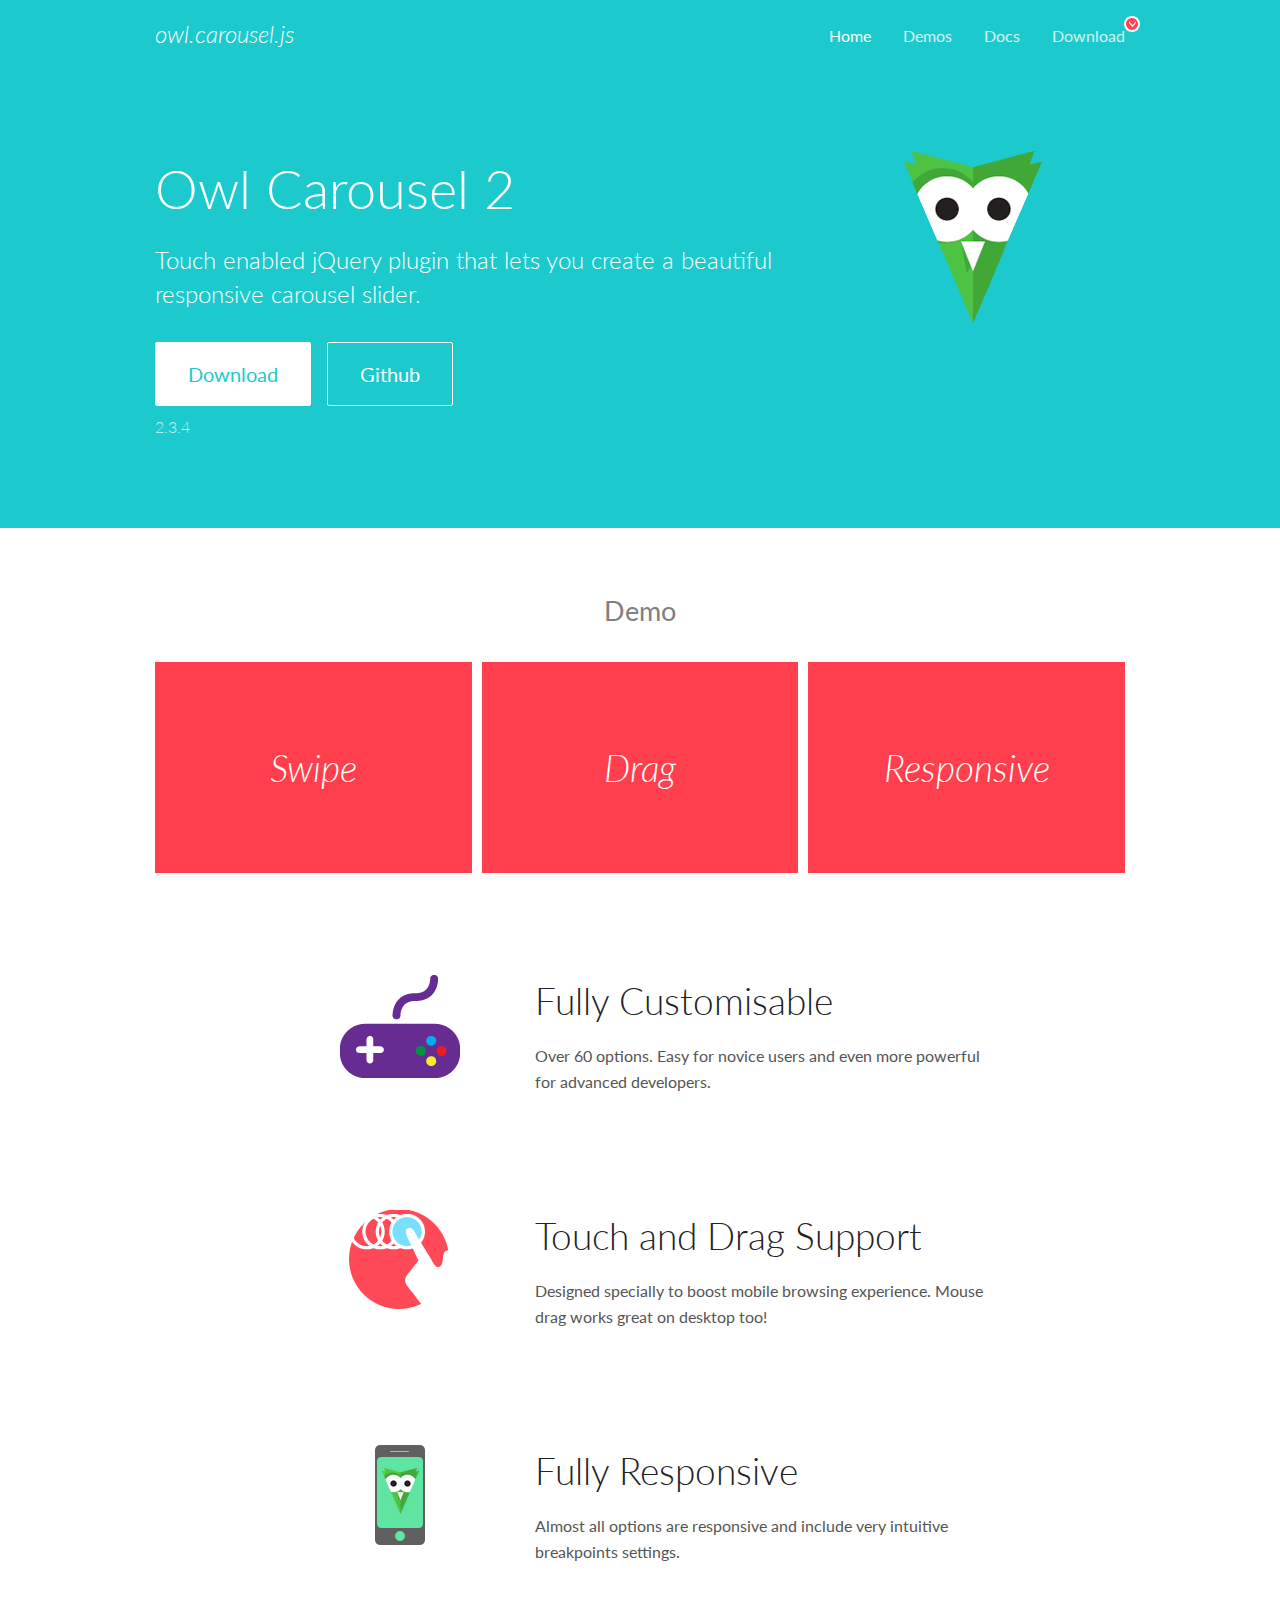
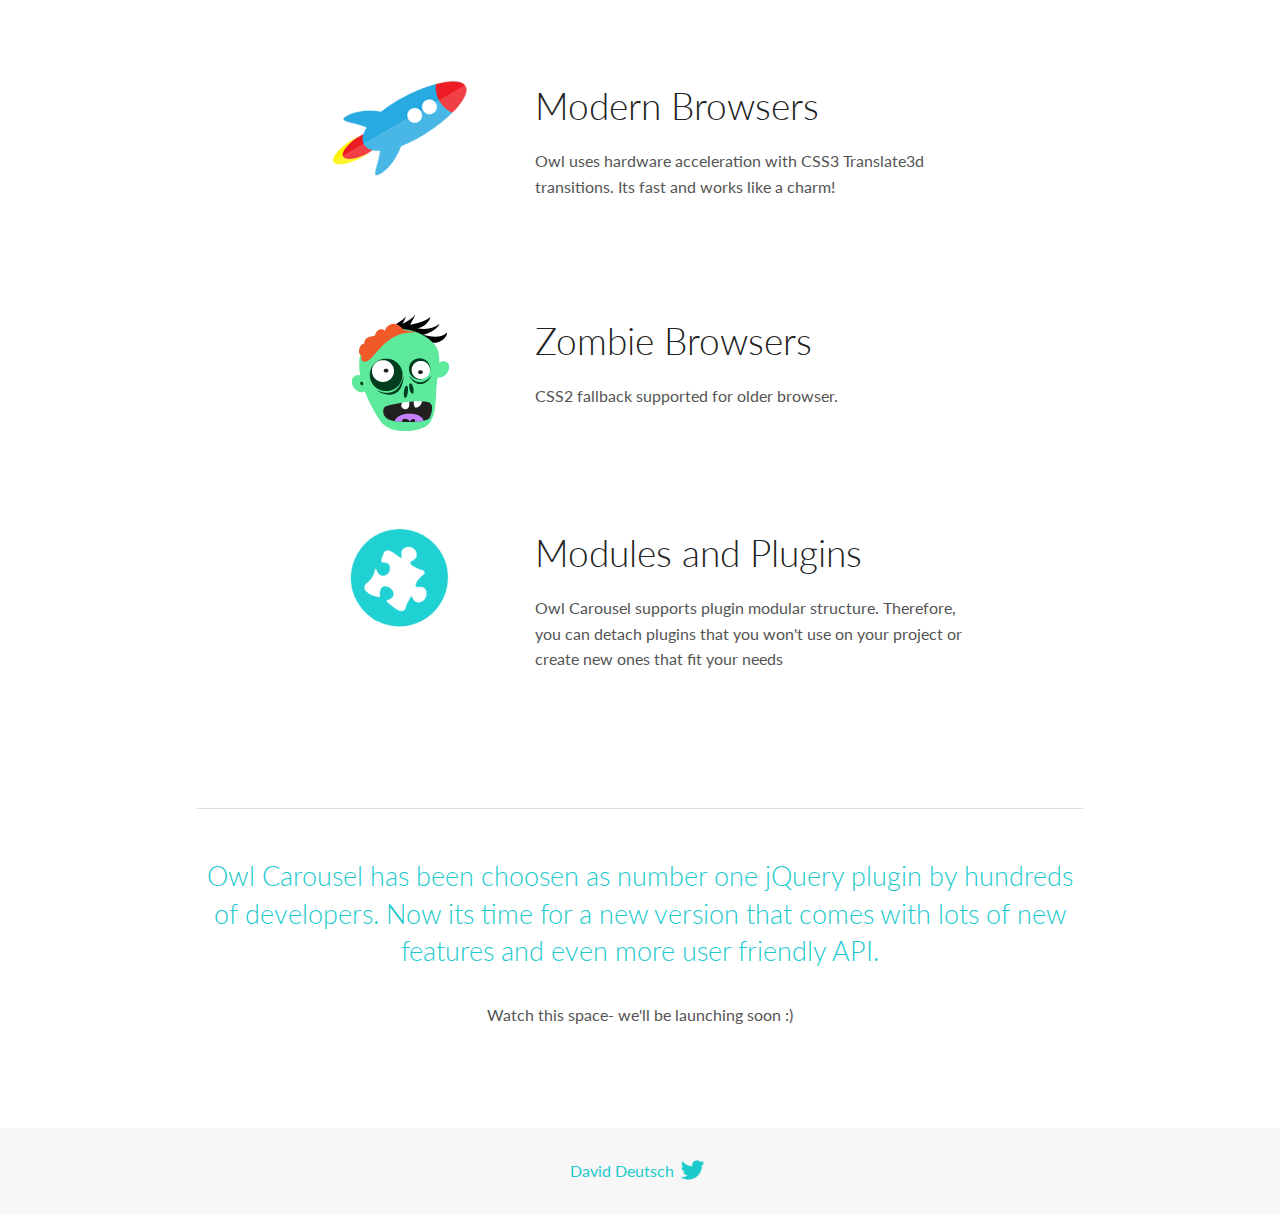
<file: docs/index.html>
<!DOCTYPE html>
<html lang="en">
  <head>

    <!-- head -->
    <meta charset="utf-8">
    <meta name="msapplication-tap-highlight" content="no" />
    <meta name="viewport" content="width=device-width, initial-scale=1.0" />
    <meta name="description" content="Touch enabled jQuery plugin that lets you create beautiful responsive carousel slider.">
    <meta name="author" content="David Deutsch">
    <title>
      Home | Owl Carousel | 2.3.4
    </title>

    <!-- Stylesheets -->
    <link href='https://fonts.googleapis.com/css?family=Lato:300,400,700,400italic,300italic' rel='stylesheet' type='text/css'>
    <link rel="stylesheet" href="assets/css/docs.theme.min.css">

    <!-- Owl Stylesheets -->
    <link rel="stylesheet" href="assets/owlcarousel/assets/owl.carousel.min.css">
    <link rel="stylesheet" href="assets/owlcarousel/assets/owl.theme.default.min.css">

    <!-- HTML5 shim and Respond.js IE8 support of HTML5 elements and media queries -->

    <!--[if lt IE 9]>
      <script src="https://oss.maxcdn.com/libs/html5shiv/3.7.0/html5shiv.js"></script>
      <script src="https://oss.maxcdn.com/libs/respond.js/1.3.0/respond.min.js"></script>
    <![endif]-->

    <!-- Favicons -->
    <link rel="apple-touch-icon-precomposed" sizes="144x144" href="assets/ico/apple-touch-icon-144-precomposed.png">
    <link rel="shortcut icon" href="assets/ico/favicon.png">
    <link rel="shortcut icon" href="favicon.ico">

    <!-- Yeah i know js should not be in header. Its required for demos.-->

    <!-- javascript -->
    <script src="assets/vendors/jquery.min.js"></script>
    <script src="assets/owlcarousel/owl.carousel.js"></script>
  </head>
  <body>

    <!-- header -->
    <header class="header">
      <div class="row">
        <div class="large-12 columns">
          <div class="brand left">
            <h3>
              <a href="/OwlCarousel2/">owl.carousel.js</a> 
            </h3>
          </div>
          <a id="toggle-nav" class="right">
            <span></span> <span></span> <span></span> 
          </a> 
          <div class="nav-bar">
            <ul class="clearfix">
              <li class="active">
                <a href="/OwlCarousel2/index.html">Home</a> 
              </li>
              <li> <a href="/OwlCarousel2/demos/demos.html">Demos</a>  </li>
              <li> <a href="/OwlCarousel2/docs/started-welcome.html">Docs</a>  </li>
              <li>
                <a href="https://github.com/OwlCarousel2/OwlCarousel2/archive/2.3.4.zip">Download</a> 
                <span class="download"></span> 
              </li>
            </ul>
          </div>
        </div>
      </div>
    </header>

    <!-- home panel -->
    <section id="hero">
      <div class="row">
        <div class="large-8 medium-8 columns">
          <h1>Owl Carousel 2</h1>
          <h4>Touch enabled jQuery plugin that lets you create a beautiful responsive carousel slider.</h4>
          <a href="https://github.com/OwlCarousel2/OwlCarousel2/archive/2.3.4.zip" class="hero-button">Download</a> 
          <a href="https://github.com/OwlCarousel2/OwlCarousel2" class="hero-button outline">Github</a> 
          <p>2.3.4</p>
        </div>
        <div class="large-4 medium-4 columns">
          <img class="owl-logo" src="assets/img/owl-logo.png" alt="mr. Owl">
        </div>
      </div>
    </section>

    <!-- body -->
    <div class="home-demo">
      <div class="row">
        <div class="large-12 columns">
          <h3>Demo</h3>
          <div class="owl-carousel">
            <div class="item">
              <h2>Swipe</h2>
            </div>
            <div class="item">
              <h2>Drag</h2>
            </div>
            <div class="item">
              <h2>Responsive</h2>
            </div>
            <div class="item">
              <h2>CSS3</h2>
            </div>
            <div class="item">
              <h2>Fast</h2>
            </div>
            <div class="item">
              <h2>Easy</h2>
            </div>
            <div class="item">
              <h2>Free</h2>
            </div>
            <div class="item">
              <h2>Upgradable</h2>
            </div>
            <div class="item">
              <h2>Tons of options</h2>
            </div>
            <div class="item">
              <h2>Infinity</h2>
            </div>
            <div class="item">
              <h2>Auto Width</h2>
            </div>
          </div>
        </div>
      </div>
    </div>
    <script>
      var owl = $('.owl-carousel');
      owl.owlCarousel({
        margin: 10,
        loop: true,
        responsive: {
          0: {
            items: 1
          },
          600: {
            items: 2
          },
          1000: {
            items: 3
          }
        }
      })
    </script>

    <!-- features -->
    <div id="features">
      <div class="row">
        <div class="small-12 medium-9 small-centered columns">
          <section class="row feature">
            <div class="medium-4 small-12 columns">
              <img src="assets/img/feature-options.png" alt="">
            </div>
            <div class="medium-8 small-12 columns">
              <h2>Fully Customisable</h2>
              <p>Over 60 options. Easy for novice users and even more powerful for advanced developers.</p>
            </div>
          </section>
          <section class="row feature">
            <div class="medium-4 small-12 columns">
              <img src="assets/img/feature-drag.png" alt="">
            </div>
            <div class="medium-8 small-12 columns">
              <h2>Touch and Drag Support</h2>
              <p>Designed specially to boost mobile browsing experience. Mouse drag works great on desktop too!</p>
            </div>
          </section>
          <section class="row feature">
            <div class="medium-4 small-12 columns">
              <img src="assets/img/feature-responsive.png" alt="">
            </div>
            <div class="medium-8 small-12 columns">
              <h2>Fully Responsive</h2>
              <p>Almost all options are responsive and include very intuitive breakpoints settings.</p>
            </div>
          </section>
          <section class="row feature">
            <div class="medium-4 small-12 columns">
              <img src="assets/img/feature-modern.png" alt="">
            </div>
            <div class="medium-8 small-12 columns">
              <h2>Modern Browsers</h2>
              <p>Owl uses hardware acceleration with CSS3 Translate3d transitions. Its fast and works like a charm! </p>
            </div>
          </section>
          <section class="row feature">
            <div class="medium-4 small-12 columns">
              <img src="assets/img/feature-zombie.png" alt="">
            </div>
            <div class="medium-8 small-12 columns">
              <h2>Zombie Browsers</h2>
              <p>CSS2 fallback supported for older browser.</p>
            </div>
          </section>
          <section class="row feature">
            <div class="medium-4 small-12 columns">
              <img src="assets/img/feature-module.png" alt="">
            </div>
            <div class="medium-8 small-12 columns">
              <h2>Modules and Plugins</h2>
              <p>Owl Carousel supports plugin modular structure. Therefore, you can detach plugins that you won&#x27;t use on your project or create new ones that fit your needs</p>
            </div>
          </section>
        </div>
      </div>
    </div>

    <!-- footer -->
    <section id="teaser-text">
      <div class="row">
        <div class="small-12 medium-11 small-centered columns">
          <hr>
          <h3 id="owl-carousel-has-been-choosen-as-number-one-jquery-plugin-by-hundreds-of-developers-now-its-time-for-a-new-version-that-comes-with-lots-of-new-features-and-even-more-user-friendly-api-">Owl Carousel has been choosen as number one jQuery plugin by hundreds of developers. Now its time for a new version that comes with lots of new features and even more user friendly API.</h3>
          <p>Watch this space- we&#39;ll be launching soon :)</p>
        </div>
      </div>
    </section>

    <!-- footer -->
    <footer class="footer">
      <div class="row">
        <div class="large-12 columns">
          <h5>
            <a href="/OwlCarousel2/docs/support-contact.html">David Deutsch</a> 
            <a id="custom-tweet-button" href="https://twitter.com/share?url=https://github.com/OwlCarousel2/OwlCarousel2&text=Owl Carousel - This is so awesome! " target="_blank"></a> 
          </h5>
        </div>
      </div>
    </footer>

    <!-- vendors -->
    <script src="assets/vendors/highlight.js"></script>
    <script src="assets/js/app.js"></script>
  </body>
</html>
</file>
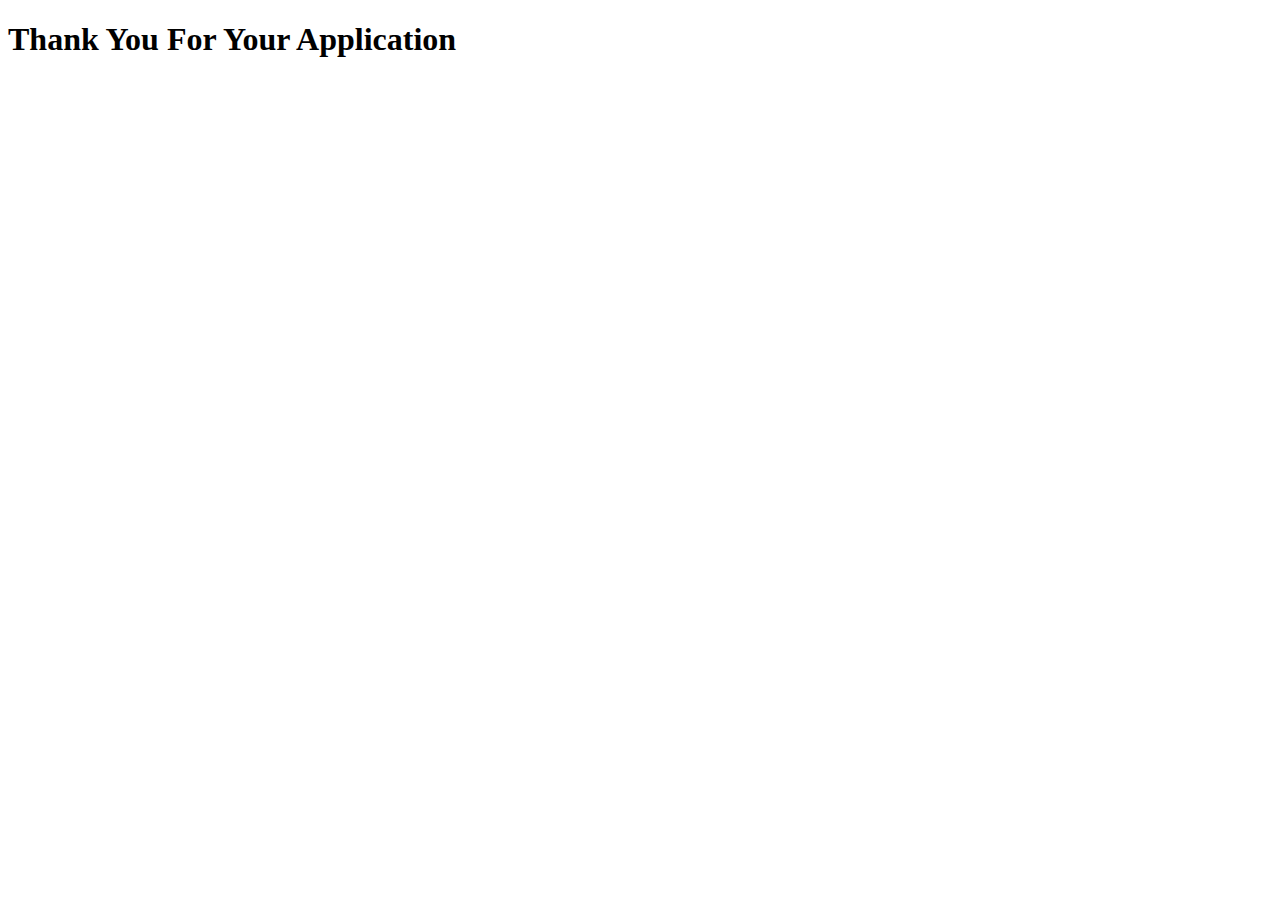
<file: thanks.html>
<!DOCTYPE html>
<html lang="en">
<head>
<meta charset="UTF-8">
<meta http-equiv="X-UA-Compatible" content="IE=edge">
<meta name="viewport" content="width=device-width, initial-scale=1.0">
<title>Thank You</title>
</head>
<body>
<h1>Thank You For Your Application</h1>  
</body>
</html>
</file>
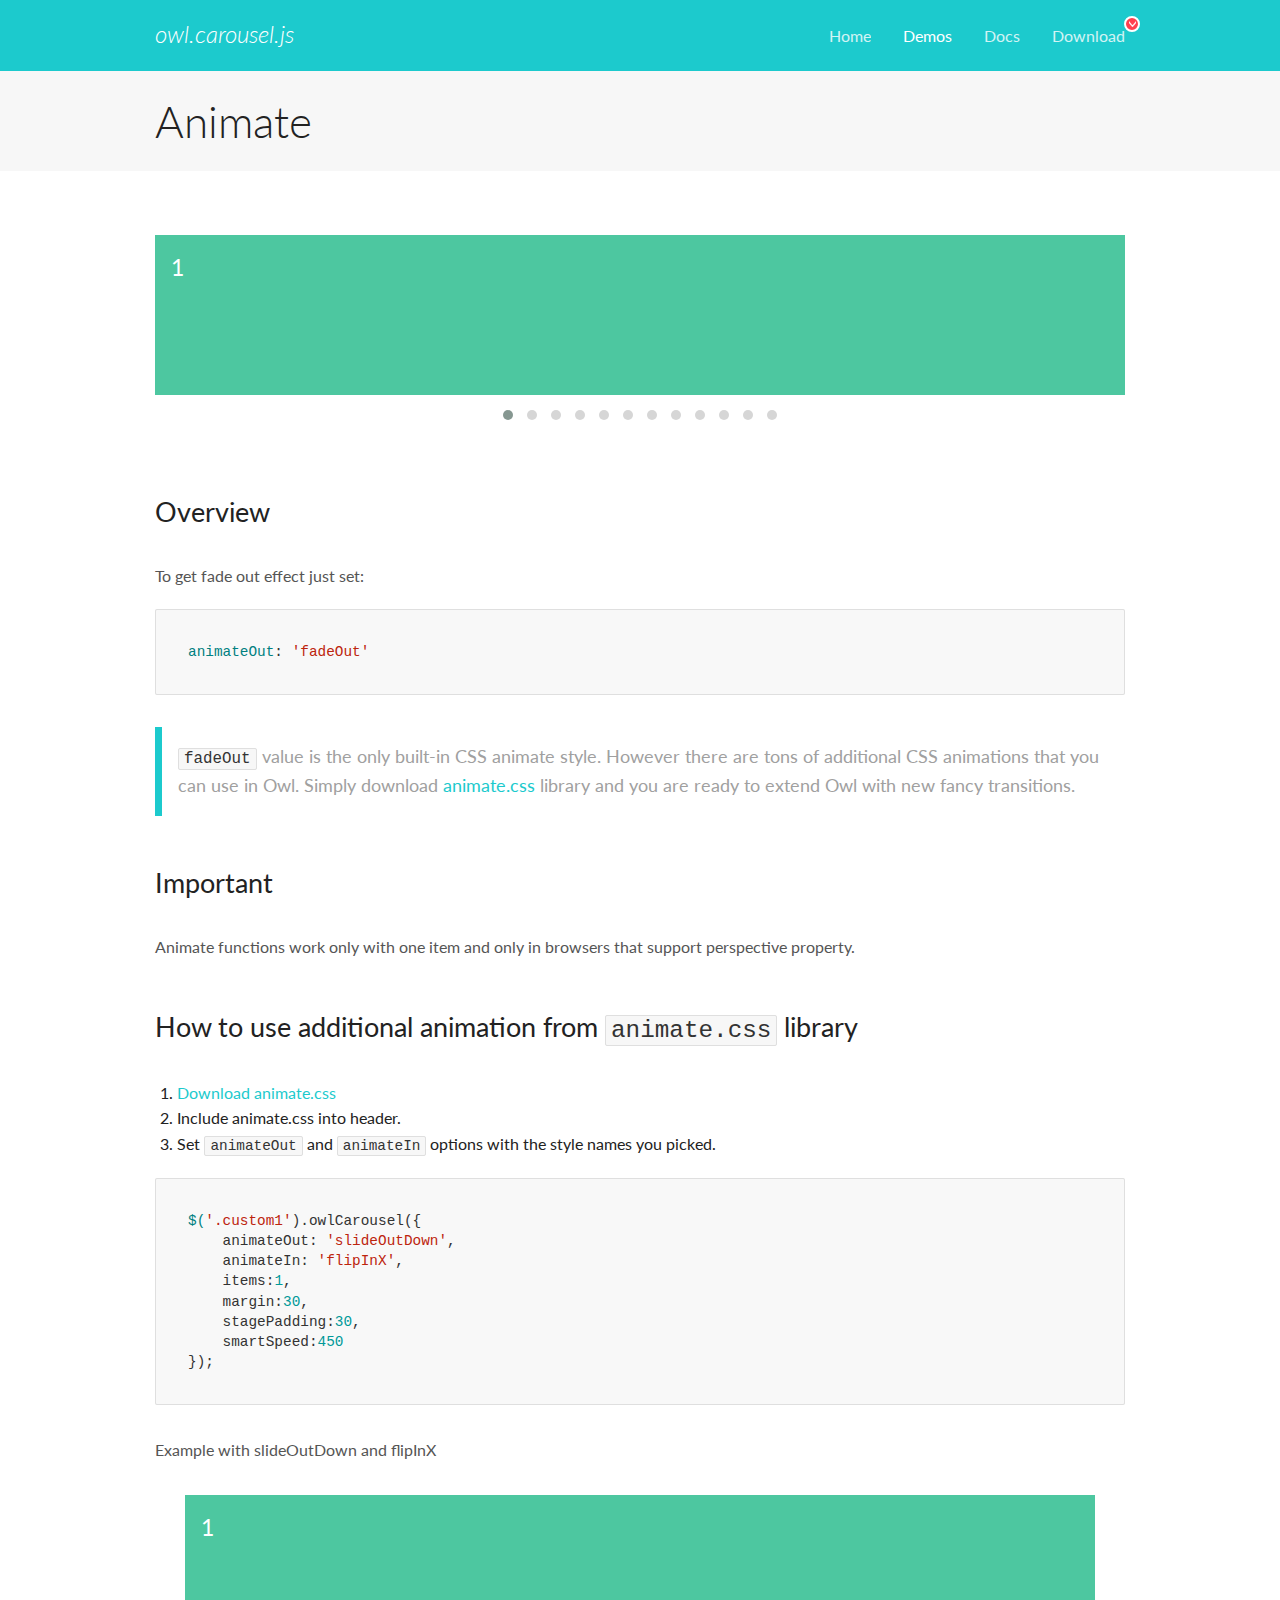
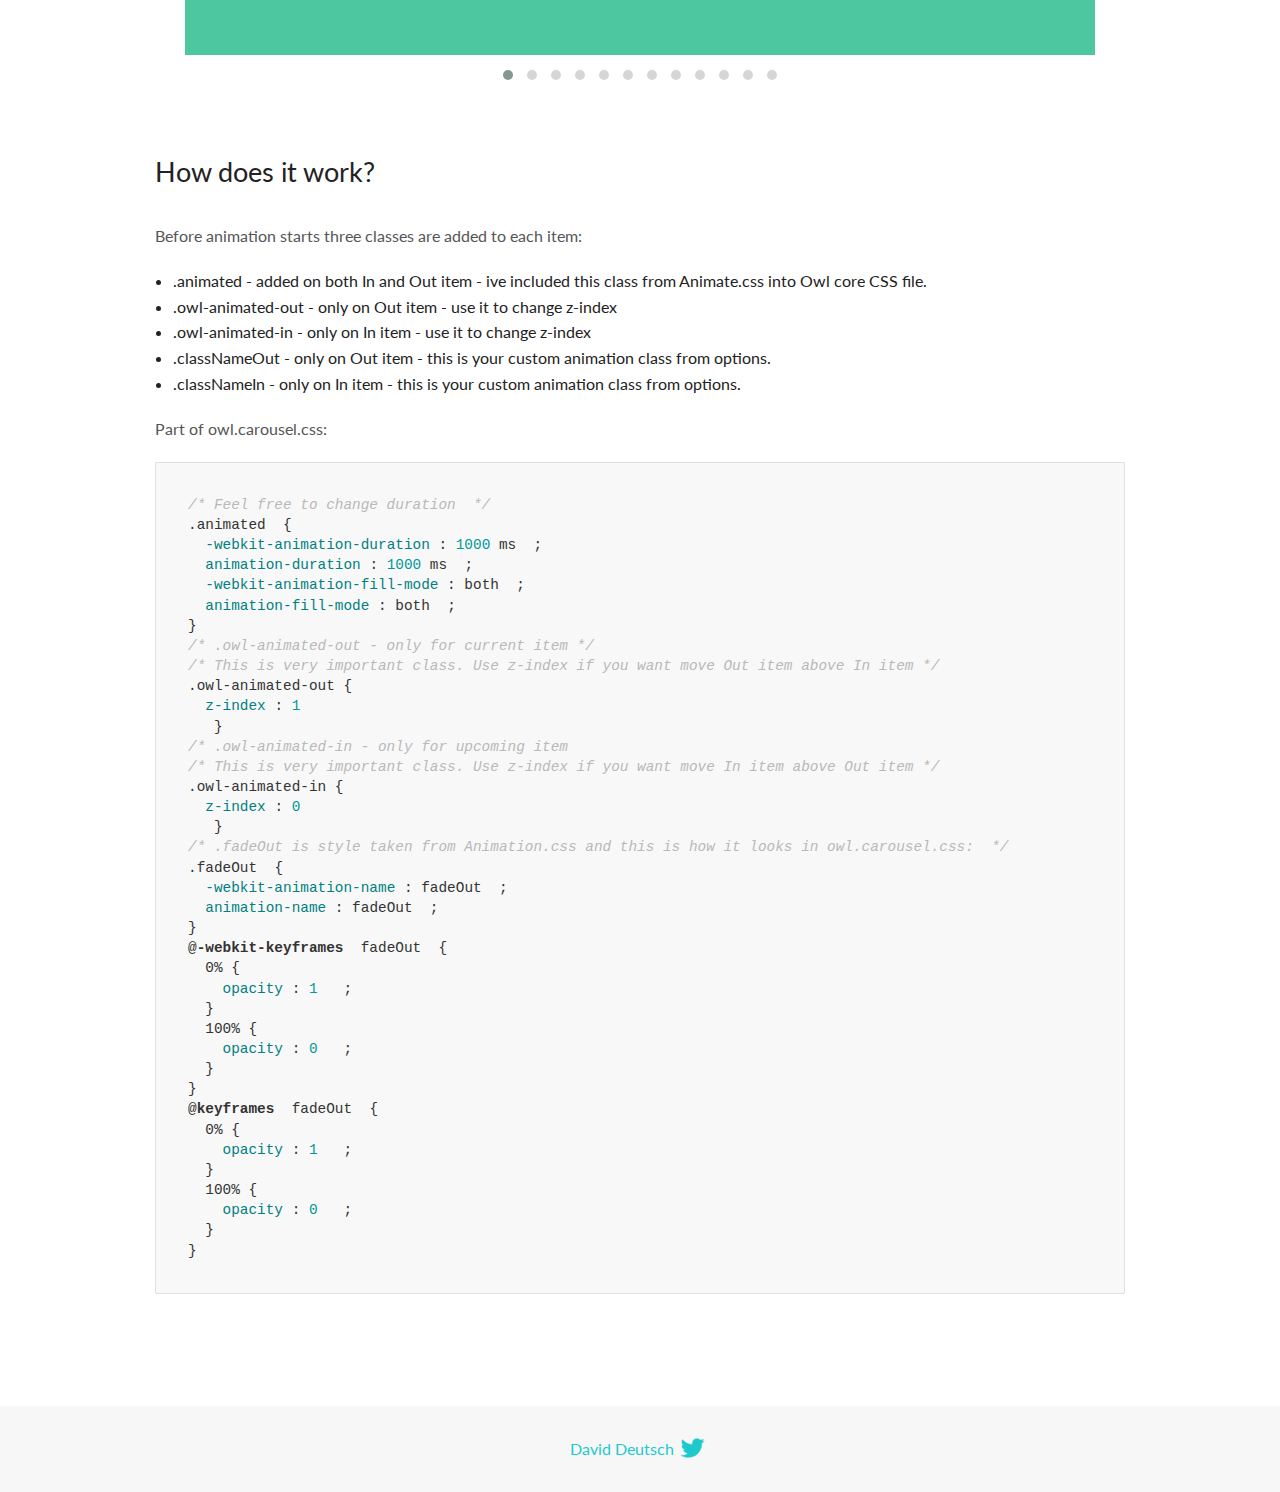
<file: docs/demos/animate.html>
<!DOCTYPE html>
<html lang="en">
  <head>

    <!-- head -->
    <meta charset="utf-8">
    <meta name="msapplication-tap-highlight" content="no" />
    <meta name="viewport" content="width=device-width, initial-scale=1.0" />
    <meta name="description" content="Animate carousel">
    <meta name="author" content="David Deutsch">
    <title>
      Animate Demo | Owl Carousel | 2.3.4
    </title>

    <!-- Stylesheets -->
    <link href='https://fonts.googleapis.com/css?family=Lato:300,400,700,400italic,300italic' rel='stylesheet' type='text/css'>
    <link rel="stylesheet" href="../assets/css/docs.theme.min.css">

    <!-- Owl Stylesheets -->
    <link rel="stylesheet" href="../assets/owlcarousel/assets/owl.carousel.min.css">
    <link rel="stylesheet" href="../assets/owlcarousel/assets/owl.theme.default.min.css">

    <!-- HTML5 shim and Respond.js IE8 support of HTML5 elements and media queries -->

    <!--[if lt IE 9]>
      <script src="https://oss.maxcdn.com/libs/html5shiv/3.7.0/html5shiv.js"></script>
      <script src="https://oss.maxcdn.com/libs/respond.js/1.3.0/respond.min.js"></script>
    <![endif]-->

    <!-- Favicons -->
    <link rel="apple-touch-icon-precomposed" sizes="144x144" href="../assets/ico/apple-touch-icon-144-precomposed.png">
    <link rel="shortcut icon" href="../assets/ico/favicon.png">
    <link rel="shortcut icon" href="favicon.ico">

    <!-- Yeah i know js should not be in header. Its required for demos.-->

    <!-- javascript -->
    <script src="../assets/vendors/jquery.min.js"></script>
    <script src="../assets/owlcarousel/owl.carousel.js"></script>
  </head>
  <body>

    <!-- header -->
    <header class="header">
      <div class="row">
        <div class="large-12 columns">
          <div class="brand left">
            <h3>
              <a href="/OwlCarousel2/">owl.carousel.js</a> 
            </h3>
          </div>
          <a id="toggle-nav" class="right">
            <span></span> <span></span> <span></span> 
          </a> 
          <div class="nav-bar">
            <ul class="clearfix">
              <li> <a href="/OwlCarousel2/index.html">Home</a>  </li>
              <li class="active">
                <a href="/OwlCarousel2/demos/demos.html">Demos</a> 
              </li>
              <li> <a href="/OwlCarousel2/docs/started-welcome.html">Docs</a>  </li>
              <li>
                <a href="https://github.com/OwlCarousel2/OwlCarousel2/archive/2.3.4.zip">Download</a> 
                <span class="download"></span> 
              </li>
            </ul>
          </div>
        </div>
      </div>
    </header>

    <!-- title -->
    <section class="title">
      <div class="row">
        <div class="large-12 columns">
          <h1>Animate</h1>
        </div>
      </div>
    </section>

    <!--  Demos -->
    <section id="demos">
      <div class="row">
        <div class="large-12 columns">
          <div class="fadeOut owl-carousel owl-theme">
            <div class="item">
              <h4>1</h4>
            </div>
            <div class="item">
              <h4>2</h4>
            </div>
            <div class="item">
              <h4>3</h4>
            </div>
            <div class="item">
              <h4>4</h4>
            </div>
            <div class="item">
              <h4>5</h4>
            </div>
            <div class="item">
              <h4>6</h4>
            </div>
            <div class="item">
              <h4>7</h4>
            </div>
            <div class="item">
              <h4>8</h4>
            </div>
            <div class="item">
              <h4>9</h4>
            </div>
            <div class="item">
              <h4>10</h4>
            </div>
            <div class="item">
              <h4>11</h4>
            </div>
            <div class="item">
              <h4>12</h4>
            </div>
          </div>
          <h3 id="overview">Overview</h3>
          <p>To get fade out effect just set:</p>
          <pre><code>animateOut: &#39;fadeOut&#39;</code></pre>
          <blockquote>
            <p><code>fadeOut</code> value is the only built-in CSS animate style. However there are tons of additional CSS animations that you can use in Owl. Simply download
              <a href="https://daneden.github.io/animate.css/">animate.css</a>  library and you are ready to extend Owl with new fancy transitions.</p>
          </blockquote>
          <h3 id="important">Important</h3>
          <p>Animate functions work only with one item and only in browsers that support perspective property.</p>
          <h3 id="how-to-use-additional-animation-from-animate-css-library">How to use additional animation from <code>animate.css</code> library</h3>
          <ol>
            <li> <a href="https://daneden.github.io/animate.css/">Download animate.css</a>  </li>
            <li>Include animate.css into header.</li>
            <li>Set <code>animateOut</code> and <code>animateIn</code> options with the style names you picked.</li>
          </ol>
          <pre><code>$(&#39;.custom1&#39;).owlCarousel({
    animateOut: &#39;slideOutDown&#39;,
    animateIn: &#39;flipInX&#39;,
    items:1,
    margin:30,
    stagePadding:30,
    smartSpeed:450
});</code></pre>
          <p>Example with slideOutDown and flipInX</p>
          <div class="custom1 owl-carousel owl-theme">
            <div class="item">
              <h4>1</h4>
            </div>
            <div class="item">
              <h4>2</h4>
            </div>
            <div class="item">
              <h4>3</h4>
            </div>
            <div class="item">
              <h4>4</h4>
            </div>
            <div class="item">
              <h4>5</h4>
            </div>
            <div class="item">
              <h4>6</h4>
            </div>
            <div class="item">
              <h4>7</h4>
            </div>
            <div class="item">
              <h4>8</h4>
            </div>
            <div class="item">
              <h4>9</h4>
            </div>
            <div class="item">
              <h4>10</h4>
            </div>
            <div class="item">
              <h4>11</h4>
            </div>
            <div class="item">
              <h4>12</h4>
            </div>
          </div>
          <h3 id="how-does-it-work-">How does it work?</h3>
          <p>Before animation starts three classes are added to each item:</p>
          <ul>
            <li>.animated - added on both In and Out item - ive included this class from Animate.css into Owl core CSS file.</li>
            <li>.owl-animated-out - only on Out item - use it to change z-index</li>
            <li>.owl-animated-in - only on In item - use it to change z-index</li>
            <li>.classNameOut - only on Out item - this is your custom animation class from options.</li>
            <li>.classNameIn - only on In item - this is your custom animation class from options.</li>
          </ul>
          <p>Part of owl.carousel.css:</p>
          <pre><code class="language-css"><span class="comment">/* Feel free to change duration  */</span> 
<span class="class">.animated</span>  <span class="rules">{
  <span class="rule"><span class="attribute">-webkit-animation-duration</span> :<span class="value"> <span class="number">1000</span> ms</span> </span> ;
  <span class="rule"><span class="attribute">animation-duration</span> :<span class="value"> <span class="number">1000</span> ms</span> </span> ;
  <span class="rule"><span class="attribute">-webkit-animation-fill-mode</span> :<span class="value"> both</span> </span> ;
  <span class="rule"><span class="attribute">animation-fill-mode</span> :<span class="value"> both</span> </span> ;
<span class="rule">}</span> </span> 
<span class="comment">/* .owl-animated-out - only for current item */</span> 
<span class="comment">/* This is very important class. Use z-index if you want move Out item above In item */</span> 
<span class="class">.owl-animated-out</span> <span class="rules">{
  <span class="rule"><span class="attribute">z-index</span> :<span class="value"> <span class="number">1</span> 
</span> </span> </span> }
<span class="comment">/* .owl-animated-in - only for upcoming item
/* This is very important class. Use z-index if you want move In item above Out item */</span> 
<span class="class">.owl-animated-in</span> <span class="rules">{
  <span class="rule"><span class="attribute">z-index</span> :<span class="value"> <span class="number">0</span> 
</span> </span> </span> }
<span class="comment">/* .fadeOut is style taken from Animation.css and this is how it looks in owl.carousel.css:  */</span> 
<span class="class">.fadeOut</span>  <span class="rules">{
  <span class="rule"><span class="attribute">-webkit-animation-name</span> :<span class="value"> fadeOut</span> </span> ;
  <span class="rule"><span class="attribute">animation-name</span> :<span class="value"> fadeOut</span> </span> ;
<span class="rule">}</span> </span> 
<span class="at_rule">@<span class="keyword">-webkit-keyframes</span>  fadeOut </span> {
  0% <span class="rules">{
    <span class="rule"><span class="attribute">opacity</span> :<span class="value"> <span class="number">1</span> </span> </span> ;
  <span class="rule">}</span> </span> 
  100% <span class="rules">{
    <span class="rule"><span class="attribute">opacity</span> :<span class="value"> <span class="number">0</span> </span> </span> ;
  <span class="rule">}</span> </span> 
}
<span class="at_rule">@<span class="keyword">keyframes</span>  fadeOut </span> {
  0% <span class="rules">{
    <span class="rule"><span class="attribute">opacity</span> :<span class="value"> <span class="number">1</span> </span> </span> ;
  <span class="rule">}</span> </span> 
  100% <span class="rules">{
    <span class="rule"><span class="attribute">opacity</span> :<span class="value"> <span class="number">0</span> </span> </span> ;
  <span class="rule">}</span> </span> 
}</code></pre>
          <link rel="stylesheet" href="../assets/css/animate.css">
          <script>
            jQuery(document).ready(function($) {
              $('.fadeOut').owlCarousel({
                items: 1,
                animateOut: 'fadeOut',
                loop: true,
                margin: 10,
              });
              $('.custom1').owlCarousel({
                animateOut: 'slideOutDown',
                animateIn: 'flipInX',
                items: 1,
                margin: 30,
                stagePadding: 30,
                smartSpeed: 450
              });
            });
          </script>
        </div>
      </div>
    </section>

    <!-- footer -->
    <footer class="footer">
      <div class="row">
        <div class="large-12 columns">
          <h5>
            <a href="/OwlCarousel2/docs/support-contact.html">David Deutsch</a> 
            <a id="custom-tweet-button" href="https://twitter.com/share?url=https://github.com/OwlCarousel2/OwlCarousel2&text=Owl Carousel - This is so awesome! " target="_blank"></a> 
          </h5>
        </div>
      </div>
    </footer>

    <!-- vendors -->
    <script src="../assets/vendors/highlight.js"></script>
    <script src="../assets/js/app.js"></script>
  </body>
</html>
</file>
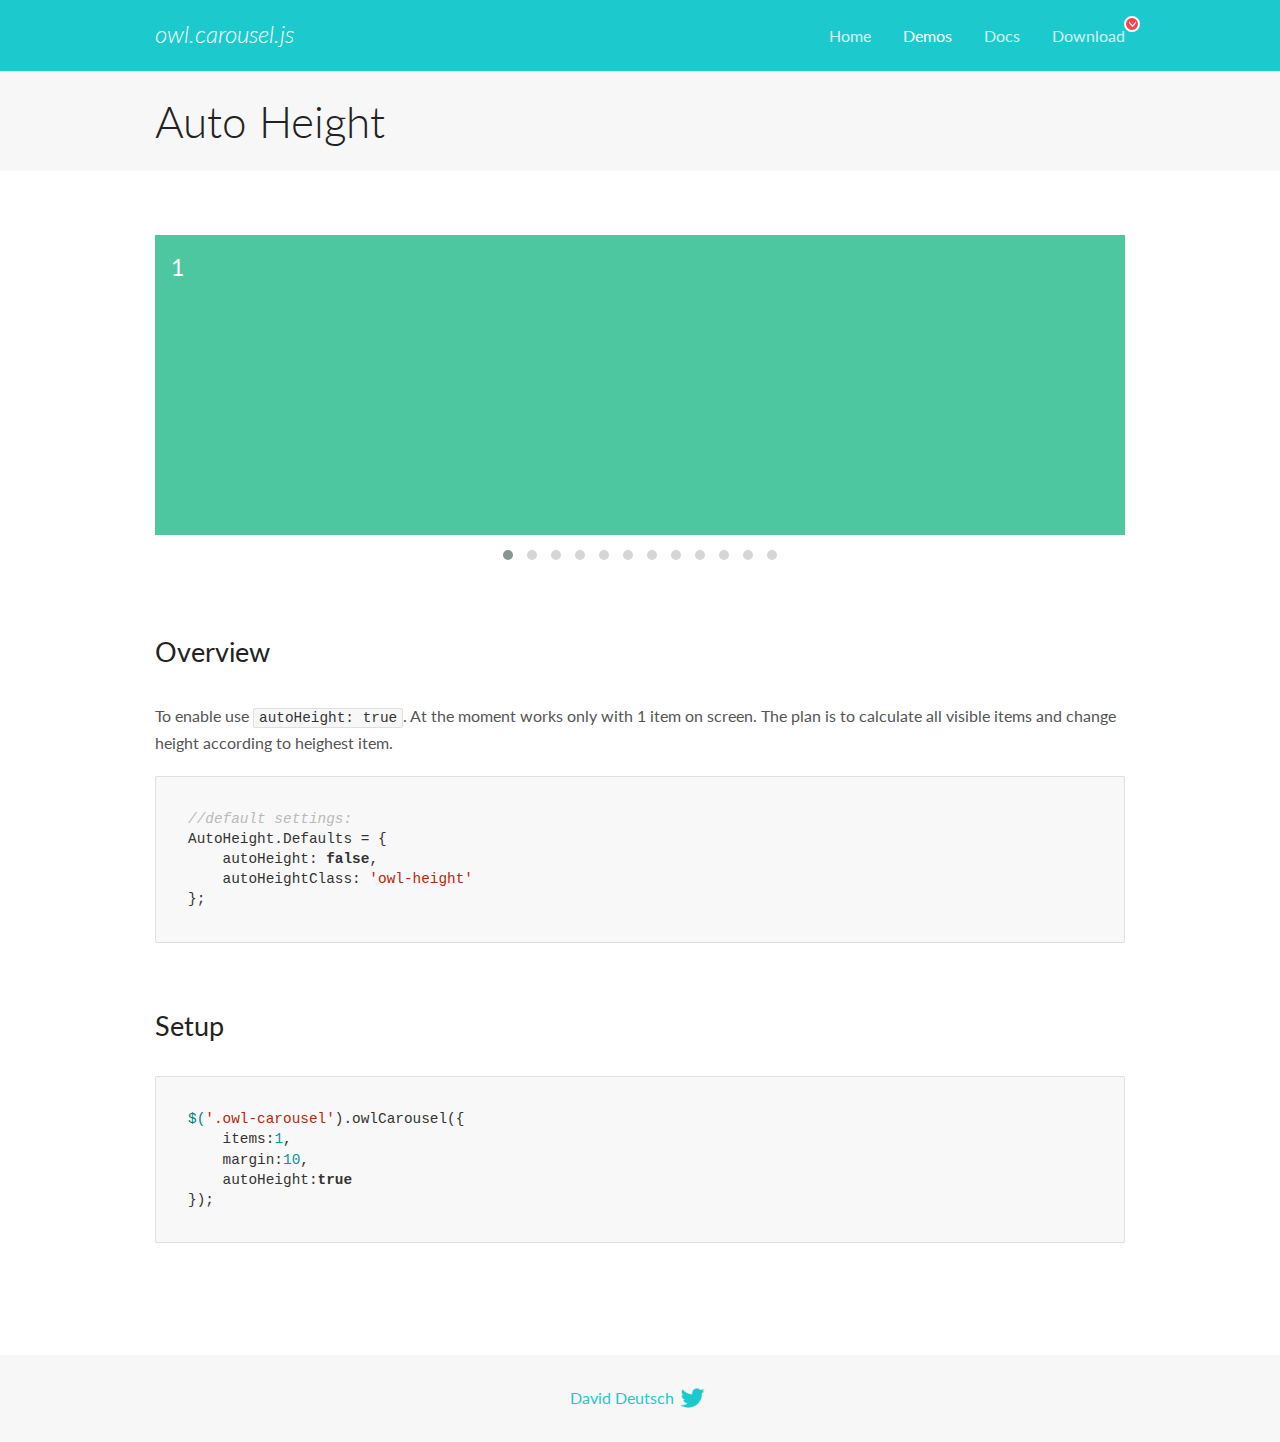
<file: docs/demos/autoheight.html>
<!DOCTYPE html>
<html lang="en">
  <head>

    <!-- head -->
    <meta charset="utf-8">
    <meta name="msapplication-tap-highlight" content="no" />
    <meta name="viewport" content="width=device-width, initial-scale=1.0" />
    <meta name="description" content="autoHeight usage demo">
    <meta name="author" content="David Deutsch">
    <title>
      Auto Height Demo | Owl Carousel | 2.3.4
    </title>

    <!-- Stylesheets -->
    <link href='https://fonts.googleapis.com/css?family=Lato:300,400,700,400italic,300italic' rel='stylesheet' type='text/css'>
    <link rel="stylesheet" href="../assets/css/docs.theme.min.css">

    <!-- Owl Stylesheets -->
    <link rel="stylesheet" href="../assets/owlcarousel/assets/owl.carousel.min.css">
    <link rel="stylesheet" href="../assets/owlcarousel/assets/owl.theme.default.min.css">

    <!-- HTML5 shim and Respond.js IE8 support of HTML5 elements and media queries -->

    <!--[if lt IE 9]>
      <script src="https://oss.maxcdn.com/libs/html5shiv/3.7.0/html5shiv.js"></script>
      <script src="https://oss.maxcdn.com/libs/respond.js/1.3.0/respond.min.js"></script>
    <![endif]-->

    <!-- Favicons -->
    <link rel="apple-touch-icon-precomposed" sizes="144x144" href="../assets/ico/apple-touch-icon-144-precomposed.png">
    <link rel="shortcut icon" href="../assets/ico/favicon.png">
    <link rel="shortcut icon" href="favicon.ico">

    <!-- Yeah i know js should not be in header. Its required for demos.-->

    <!-- javascript -->
    <script src="../assets/vendors/jquery.min.js"></script>
    <script src="../assets/owlcarousel/owl.carousel.js"></script>
  </head>
  <body>

    <!-- header -->
    <header class="header">
      <div class="row">
        <div class="large-12 columns">
          <div class="brand left">
            <h3>
              <a href="/OwlCarousel2/">owl.carousel.js</a> 
            </h3>
          </div>
          <a id="toggle-nav" class="right">
            <span></span> <span></span> <span></span> 
          </a> 
          <div class="nav-bar">
            <ul class="clearfix">
              <li> <a href="/OwlCarousel2/index.html">Home</a>  </li>
              <li class="active">
                <a href="/OwlCarousel2/demos/demos.html">Demos</a> 
              </li>
              <li> <a href="/OwlCarousel2/docs/started-welcome.html">Docs</a>  </li>
              <li>
                <a href="https://github.com/OwlCarousel2/OwlCarousel2/archive/2.3.4.zip">Download</a> 
                <span class="download"></span> 
              </li>
            </ul>
          </div>
        </div>
      </div>
    </header>

    <!-- title -->
    <section class="title">
      <div class="row">
        <div class="large-12 columns">
          <h1>Auto Height</h1>
        </div>
      </div>
    </section>

    <!--  Demos -->
    <section id="demos">
      <div class="row">
        <div class="large-12 columns">
          <div class="owl-carousel owl-theme">
            <div class="item" style="height:300px">
              <h4>1</h4>
            </div>
            <div class="item" style="height:100px">
              <h4>2</h4>
            </div>
            <div class="item" style="height:500px">
              <h4>3</h4>
            </div>
            <div class="item" style="height:250px">
              <h4>4</h4>
            </div>
            <div class="item" style="height:400px">
              <h4>5</h4>
            </div>
            <div class="item" style="height:500px">
              <h4>6</h4>
            </div>
            <div class="item" style="height:600px">
              <h4>7</h4>
            </div>
            <div class="item" style="height:400px">
              <h4>8</h4>
            </div>
            <div class="item" style="height:300px">
              <h4>9</h4>
            </div>
            <div class="item" style="height:350px">
              <h4>10</h4>
            </div>
            <div class="item" style="height:200px">
              <h4>11</h4>
            </div>
            <div class="item" style="height:150px">
              <h4>12</h4>
            </div>
          </div>
          <h3 id="overview">Overview</h3>
          <p>To enable use <code>autoHeight: true</code>. At the moment works only with 1 item on screen. The plan is to calculate all visible items and change height according to heighest item.</p>
          <pre><code>//default settings:
AutoHeight.Defaults = {
    autoHeight: false,
    autoHeightClass: &#39;owl-height&#39;
};</code></pre>
          <h3 id="setup">Setup</h3>
          <pre><code>$(&#39;.owl-carousel&#39;).owlCarousel({
    items:1,
    margin:10,
    autoHeight:true
});</code></pre>
          <script>
            $(document).ready(function() {
              $('.owl-carousel').owlCarousel({
                items: 1,
                margin: 10,
                autoHeight: true
              });
            })
          </script>
        </div>
      </div>
    </section>

    <!-- footer -->
    <footer class="footer">
      <div class="row">
        <div class="large-12 columns">
          <h5>
            <a href="/OwlCarousel2/docs/support-contact.html">David Deutsch</a> 
            <a id="custom-tweet-button" href="https://twitter.com/share?url=https://github.com/OwlCarousel2/OwlCarousel2&text=Owl Carousel - This is so awesome! " target="_blank"></a> 
          </h5>
        </div>
      </div>
    </footer>

    <!-- vendors -->
    <script src="../assets/vendors/highlight.js"></script>
    <script src="../assets/js/app.js"></script>
  </body>
</html>
</file>
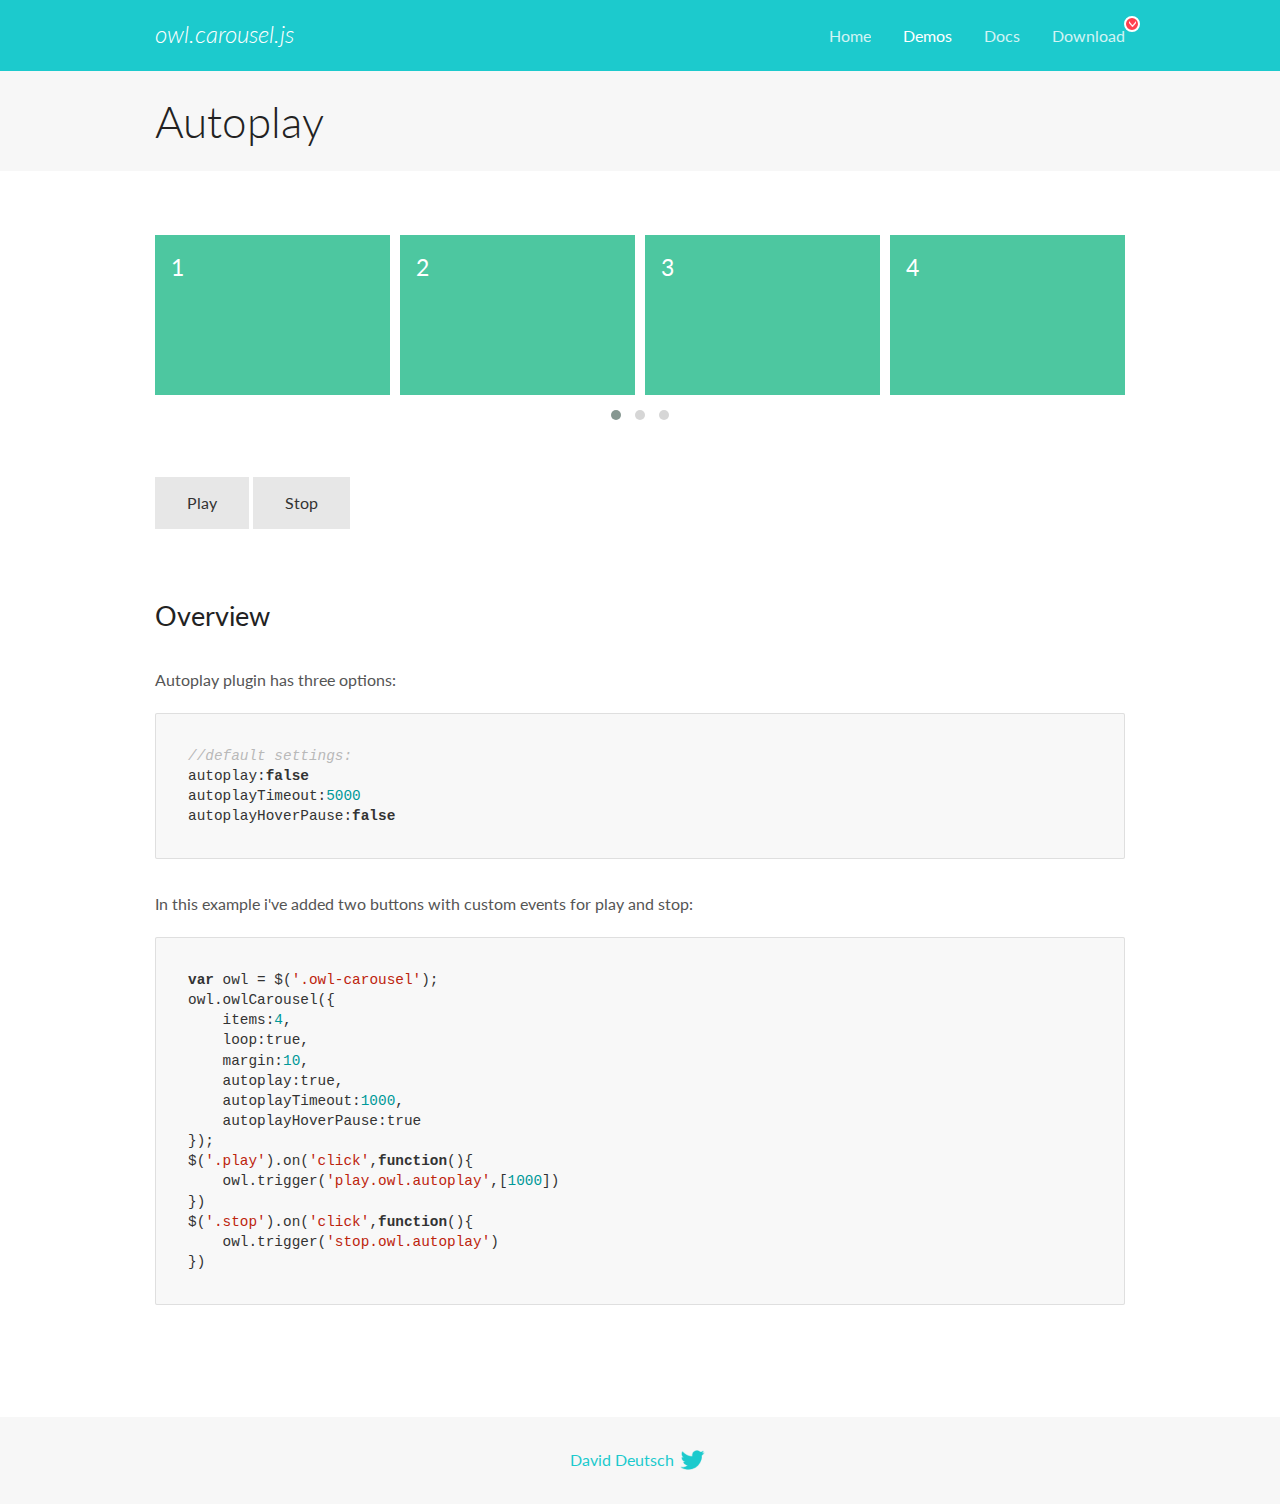
<file: docs/demos/autoplay.html>
<!DOCTYPE html>
<html lang="en">
  <head>

    <!-- head -->
    <meta charset="utf-8">
    <meta name="msapplication-tap-highlight" content="no" />
    <meta name="viewport" content="width=device-width, initial-scale=1.0" />
    <meta name="description" content="Autoplay usage demo">
    <meta name="author" content="David Deutsch">
    <title>
      Autoplay Demo | Owl Carousel | 2.3.4
    </title>

    <!-- Stylesheets -->
    <link href='https://fonts.googleapis.com/css?family=Lato:300,400,700,400italic,300italic' rel='stylesheet' type='text/css'>
    <link rel="stylesheet" href="../assets/css/docs.theme.min.css">

    <!-- Owl Stylesheets -->
    <link rel="stylesheet" href="../assets/owlcarousel/assets/owl.carousel.min.css">
    <link rel="stylesheet" href="../assets/owlcarousel/assets/owl.theme.default.min.css">

    <!-- HTML5 shim and Respond.js IE8 support of HTML5 elements and media queries -->

    <!--[if lt IE 9]>
      <script src="https://oss.maxcdn.com/libs/html5shiv/3.7.0/html5shiv.js"></script>
      <script src="https://oss.maxcdn.com/libs/respond.js/1.3.0/respond.min.js"></script>
    <![endif]-->

    <!-- Favicons -->
    <link rel="apple-touch-icon-precomposed" sizes="144x144" href="../assets/ico/apple-touch-icon-144-precomposed.png">
    <link rel="shortcut icon" href="../assets/ico/favicon.png">
    <link rel="shortcut icon" href="favicon.ico">

    <!-- Yeah i know js should not be in header. Its required for demos.-->

    <!-- javascript -->
    <script src="../assets/vendors/jquery.min.js"></script>
    <script src="../assets/owlcarousel/owl.carousel.js"></script>
  </head>
  <body>

    <!-- header -->
    <header class="header">
      <div class="row">
        <div class="large-12 columns">
          <div class="brand left">
            <h3>
              <a href="/OwlCarousel2/">owl.carousel.js</a> 
            </h3>
          </div>
          <a id="toggle-nav" class="right">
            <span></span> <span></span> <span></span> 
          </a> 
          <div class="nav-bar">
            <ul class="clearfix">
              <li> <a href="/OwlCarousel2/index.html">Home</a>  </li>
              <li class="active">
                <a href="/OwlCarousel2/demos/demos.html">Demos</a> 
              </li>
              <li> <a href="/OwlCarousel2/docs/started-welcome.html">Docs</a>  </li>
              <li>
                <a href="https://github.com/OwlCarousel2/OwlCarousel2/archive/2.3.4.zip">Download</a> 
                <span class="download"></span> 
              </li>
            </ul>
          </div>
        </div>
      </div>
    </header>

    <!-- title -->
    <section class="title">
      <div class="row">
        <div class="large-12 columns">
          <h1>Autoplay</h1>
        </div>
      </div>
    </section>

    <!--  Demos -->
    <section id="demos">
      <div class="row">
        <div class="large-12 columns">
          <div class="owl-carousel owl-theme">
            <div class="item">
              <h4>1</h4>
            </div>
            <div class="item">
              <h4>2</h4>
            </div>
            <div class="item">
              <h4>3</h4>
            </div>
            <div class="item">
              <h4>4</h4>
            </div>
            <div class="item">
              <h4>5</h4>
            </div>
            <div class="item">
              <h4>6</h4>
            </div>
            <div class="item">
              <h4>7</h4>
            </div>
            <div class="item">
              <h4>8</h4>
            </div>
            <div class="item">
              <h4>9</h4>
            </div>
            <div class="item">
              <h4>10</h4>
            </div>
            <div class="item">
              <h4>11</h4>
            </div>
            <div class="item">
              <h4>12</h4>
            </div>
          </div>
          <a class="button secondary play">Play</a> 
          <a class="button secondary stop">Stop</a> 
          <h3 id="overview">Overview</h3>
          <p>Autoplay plugin has three options:</p>
          <pre><code>//default settings:
autoplay:false
autoplayTimeout:5000
autoplayHoverPause:false</code></pre>
          <p>In this example i&#39;ve added two buttons with custom events for play and stop:</p>
          <pre><code>var owl = $(&#39;.owl-carousel&#39;);
owl.owlCarousel({
    items:4,
    loop:true,
    margin:10,
    autoplay:true,
    autoplayTimeout:1000,
    autoplayHoverPause:true
});
$(&#39;.play&#39;).on(&#39;click&#39;,function(){
    owl.trigger(&#39;play.owl.autoplay&#39;,[1000])
})
$(&#39;.stop&#39;).on(&#39;click&#39;,function(){
    owl.trigger(&#39;stop.owl.autoplay&#39;)
})</code></pre>
          <script>
            $(document).ready(function() {
              var owl = $('.owl-carousel');
              owl.owlCarousel({
                items: 4,
                loop: true,
                margin: 10,
                autoplay: true,
                autoplayTimeout: 1000,
                autoplayHoverPause: true
              });
              $('.play').on('click', function() {
                owl.trigger('play.owl.autoplay', [1000])
              })
              $('.stop').on('click', function() {
                owl.trigger('stop.owl.autoplay')
              })
            })
          </script>
        </div>
      </div>
    </section>

    <!-- footer -->
    <footer class="footer">
      <div class="row">
        <div class="large-12 columns">
          <h5>
            <a href="/OwlCarousel2/docs/support-contact.html">David Deutsch</a> 
            <a id="custom-tweet-button" href="https://twitter.com/share?url=https://github.com/OwlCarousel2/OwlCarousel2&text=Owl Carousel - This is so awesome! " target="_blank"></a> 
          </h5>
        </div>
      </div>
    </footer>

    <!-- vendors -->
    <script src="../assets/vendors/highlight.js"></script>
    <script src="../assets/js/app.js"></script>
  </body>
</html>
</file>
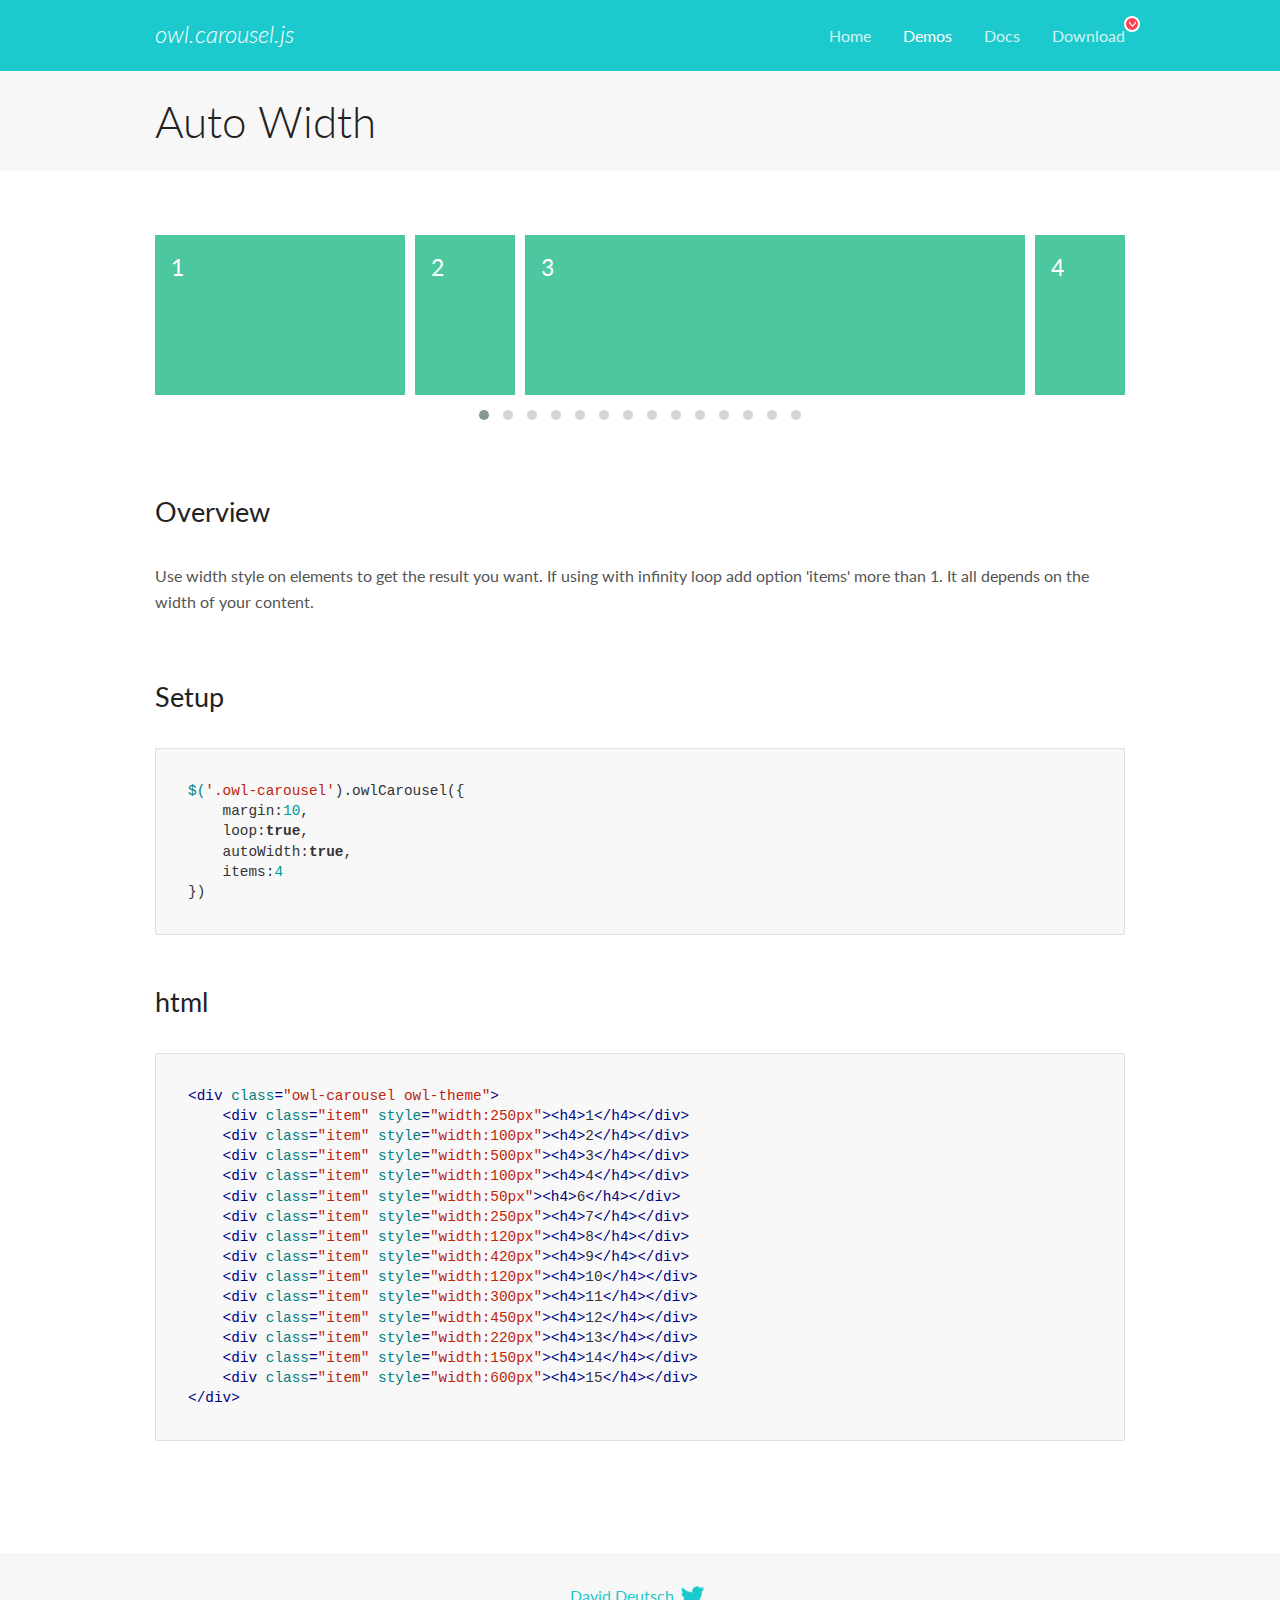
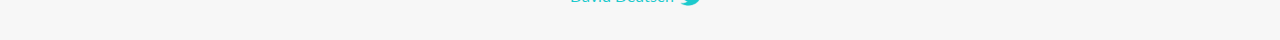
<file: docs/demos/autowidth.html>
<!DOCTYPE html>
<html lang="en">
  <head>

    <!-- head -->
    <meta charset="utf-8">
    <meta name="msapplication-tap-highlight" content="no" />
    <meta name="viewport" content="width=device-width, initial-scale=1.0" />
    <meta name="description" content="Auto Width">
    <meta name="author" content="David Deutsch">
    <title>
      Auto Width Demo | Owl Carousel | 2.3.4
    </title>

    <!-- Stylesheets -->
    <link href='https://fonts.googleapis.com/css?family=Lato:300,400,700,400italic,300italic' rel='stylesheet' type='text/css'>
    <link rel="stylesheet" href="../assets/css/docs.theme.min.css">

    <!-- Owl Stylesheets -->
    <link rel="stylesheet" href="../assets/owlcarousel/assets/owl.carousel.min.css">
    <link rel="stylesheet" href="../assets/owlcarousel/assets/owl.theme.default.min.css">

    <!-- HTML5 shim and Respond.js IE8 support of HTML5 elements and media queries -->

    <!--[if lt IE 9]>
      <script src="https://oss.maxcdn.com/libs/html5shiv/3.7.0/html5shiv.js"></script>
      <script src="https://oss.maxcdn.com/libs/respond.js/1.3.0/respond.min.js"></script>
    <![endif]-->

    <!-- Favicons -->
    <link rel="apple-touch-icon-precomposed" sizes="144x144" href="../assets/ico/apple-touch-icon-144-precomposed.png">
    <link rel="shortcut icon" href="../assets/ico/favicon.png">
    <link rel="shortcut icon" href="favicon.ico">

    <!-- Yeah i know js should not be in header. Its required for demos.-->

    <!-- javascript -->
    <script src="../assets/vendors/jquery.min.js"></script>
    <script src="../assets/owlcarousel/owl.carousel.js"></script>
  </head>
  <body>

    <!-- header -->
    <header class="header">
      <div class="row">
        <div class="large-12 columns">
          <div class="brand left">
            <h3>
              <a href="/OwlCarousel2/">owl.carousel.js</a> 
            </h3>
          </div>
          <a id="toggle-nav" class="right">
            <span></span> <span></span> <span></span> 
          </a> 
          <div class="nav-bar">
            <ul class="clearfix">
              <li> <a href="/OwlCarousel2/index.html">Home</a>  </li>
              <li class="active">
                <a href="/OwlCarousel2/demos/demos.html">Demos</a> 
              </li>
              <li> <a href="/OwlCarousel2/docs/started-welcome.html">Docs</a>  </li>
              <li>
                <a href="https://github.com/OwlCarousel2/OwlCarousel2/archive/2.3.4.zip">Download</a> 
                <span class="download"></span> 
              </li>
            </ul>
          </div>
        </div>
      </div>
    </header>

    <!-- title -->
    <section class="title">
      <div class="row">
        <div class="large-12 columns">
          <h1>Auto Width</h1>
        </div>
      </div>
    </section>

    <!--  Demos -->
    <section id="demos">
      <div class="row">
        <div class="large-12 columns">
          <div class="owl-carousel owl-theme">
            <div class="item" style="width:250px">
              <h4>1</h4>
            </div>
            <div class="item" style="width:100px">
              <h4>2</h4>
            </div>
            <div class="item" style="width:500px">
              <h4>3</h4>
            </div>
            <div class="item" style="width:100px">
              <h4>4</h4>
            </div>
            <div class="item" style="width:50px">
              <h4>6</h4>
            </div>
            <div class="item" style="width:250px">
              <h4>7</h4>
            </div>
            <div class="item" style="width:120px">
              <h4>8</h4>
            </div>
            <div class="item" style="width:420px">
              <h4>9</h4>
            </div>
            <div class="item" style="width:120px">
              <h4>10</h4>
            </div>
            <div class="item" style="width:300px">
              <h4>11</h4>
            </div>
            <div class="item" style="width:450px">
              <h4>12</h4>
            </div>
            <div class="item" style="width:220px">
              <h4>13</h4>
            </div>
            <div class="item" style="width:150px">
              <h4>14</h4>
            </div>
            <div class="item" style="width:600px">
              <h4>15</h4>
            </div>
          </div>
          <h3 id="overview">Overview</h3>
          <p>Use width style on elements to get the result you want. If using with infinity loop add option &#39;items&#39; more than 1. It all depends on the width of your content.</p>
          <h3 id="setup">Setup</h3>
          <pre><code>$(&#39;.owl-carousel&#39;).owlCarousel({
    margin:10,
    loop:true,
    autoWidth:true,
    items:4
})</code></pre>
          <h3 id="html">html</h3>
          <pre><code>&lt;div class=&quot;owl-carousel owl-theme&quot;&gt;
    &lt;div class=&quot;item&quot; style=&quot;width:250px&quot;&gt;&lt;h4&gt;1&lt;/h4&gt;&lt;/div&gt;
    &lt;div class=&quot;item&quot; style=&quot;width:100px&quot;&gt;&lt;h4&gt;2&lt;/h4&gt;&lt;/div&gt;
    &lt;div class=&quot;item&quot; style=&quot;width:500px&quot;&gt;&lt;h4&gt;3&lt;/h4&gt;&lt;/div&gt;
    &lt;div class=&quot;item&quot; style=&quot;width:100px&quot;&gt;&lt;h4&gt;4&lt;/h4&gt;&lt;/div&gt;
    &lt;div class=&quot;item&quot; style=&quot;width:50px&quot;&gt;&lt;h4&gt;6&lt;/h4&gt;&lt;/div&gt;
    &lt;div class=&quot;item&quot; style=&quot;width:250px&quot;&gt;&lt;h4&gt;7&lt;/h4&gt;&lt;/div&gt;
    &lt;div class=&quot;item&quot; style=&quot;width:120px&quot;&gt;&lt;h4&gt;8&lt;/h4&gt;&lt;/div&gt;
    &lt;div class=&quot;item&quot; style=&quot;width:420px&quot;&gt;&lt;h4&gt;9&lt;/h4&gt;&lt;/div&gt;
    &lt;div class=&quot;item&quot; style=&quot;width:120px&quot;&gt;&lt;h4&gt;10&lt;/h4&gt;&lt;/div&gt;
    &lt;div class=&quot;item&quot; style=&quot;width:300px&quot;&gt;&lt;h4&gt;11&lt;/h4&gt;&lt;/div&gt;
    &lt;div class=&quot;item&quot; style=&quot;width:450px&quot;&gt;&lt;h4&gt;12&lt;/h4&gt;&lt;/div&gt;
    &lt;div class=&quot;item&quot; style=&quot;width:220px&quot;&gt;&lt;h4&gt;13&lt;/h4&gt;&lt;/div&gt;
    &lt;div class=&quot;item&quot; style=&quot;width:150px&quot;&gt;&lt;h4&gt;14&lt;/h4&gt;&lt;/div&gt;
    &lt;div class=&quot;item&quot; style=&quot;width:600px&quot;&gt;&lt;h4&gt;15&lt;/h4&gt;&lt;/div&gt;
&lt;/div&gt;</code></pre>
          <script>
            $(document).ready(function() {
              $('.owl-carousel').owlCarousel({
                margin: 10,
                loop: true,
                autoWidth: true,
                items: 4
              })
            })
          </script>
        </div>
      </div>
    </section>

    <!-- footer -->
    <footer class="footer">
      <div class="row">
        <div class="large-12 columns">
          <h5>
            <a href="/OwlCarousel2/docs/support-contact.html">David Deutsch</a> 
            <a id="custom-tweet-button" href="https://twitter.com/share?url=https://github.com/OwlCarousel2/OwlCarousel2&text=Owl Carousel - This is so awesome! " target="_blank"></a> 
          </h5>
        </div>
      </div>
    </footer>

    <!-- vendors -->
    <script src="../assets/vendors/highlight.js"></script>
    <script src="../assets/js/app.js"></script>
  </body>
</html>
</file>
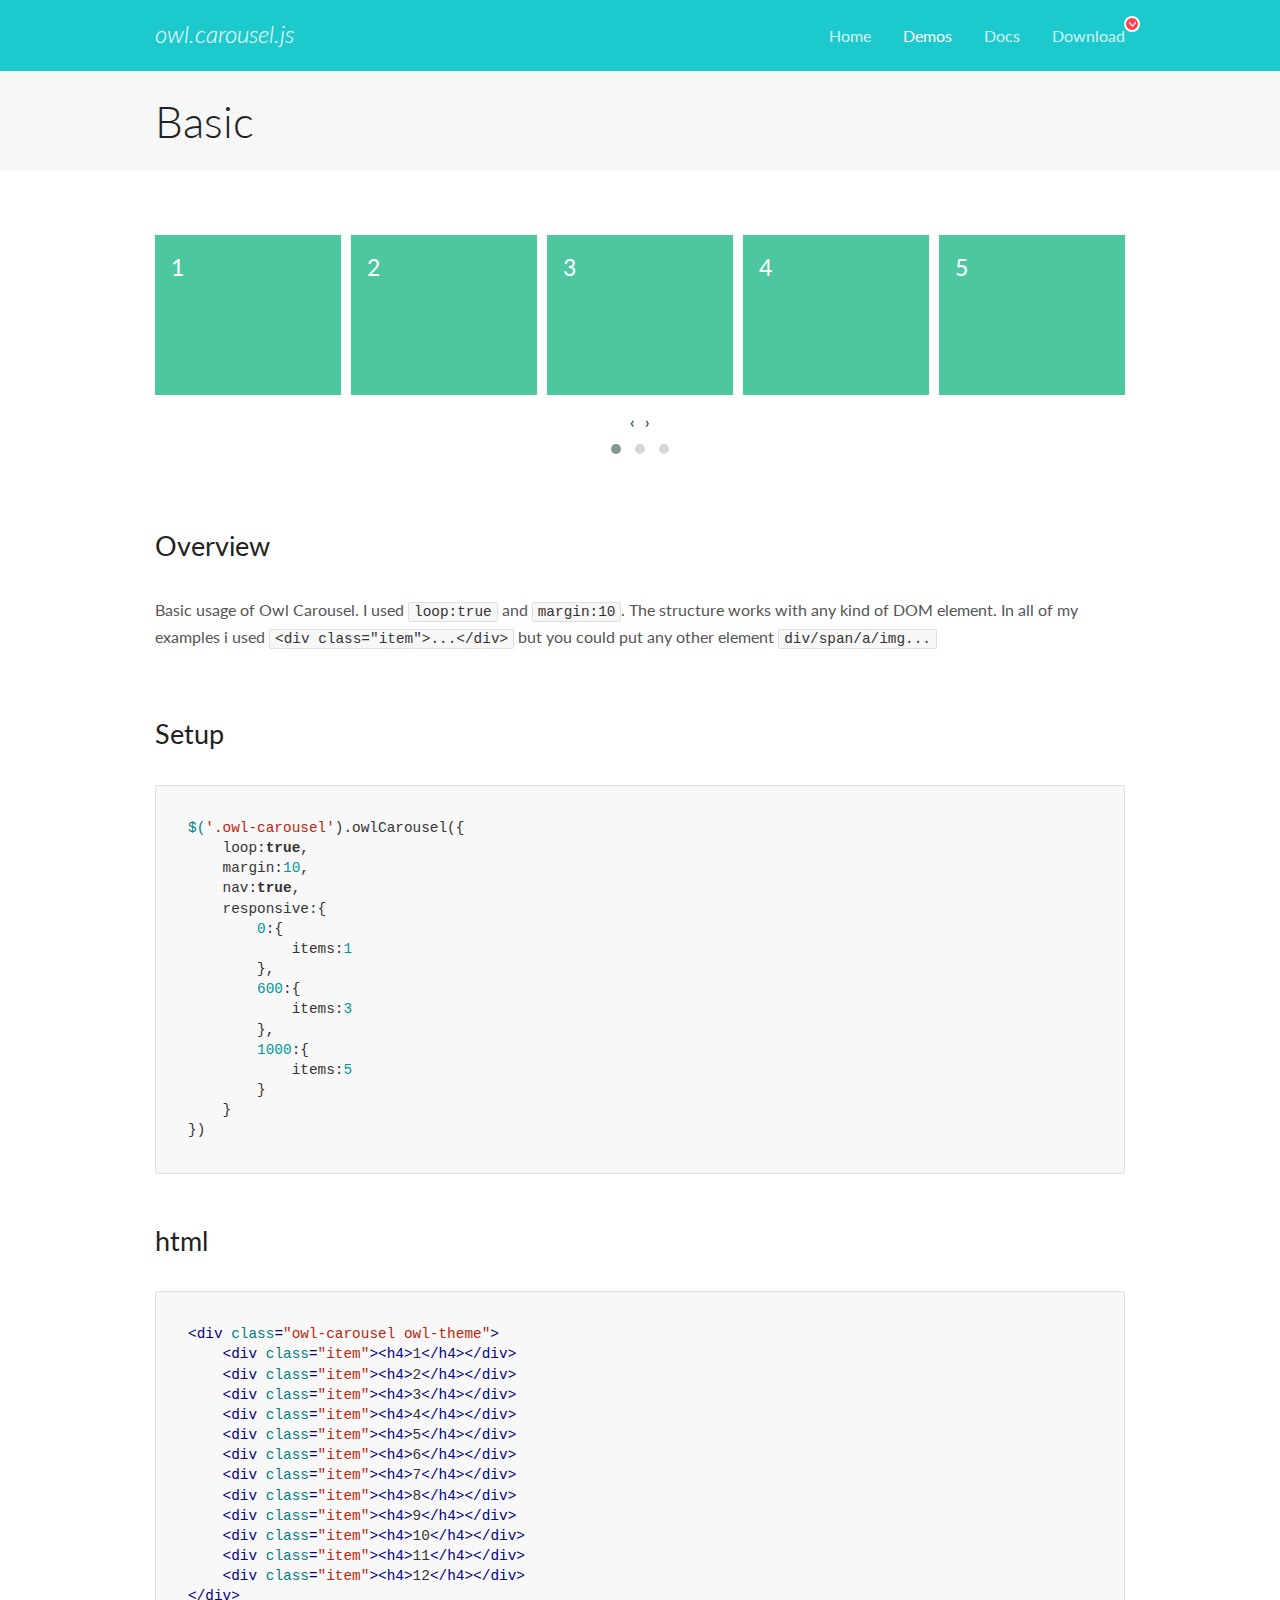
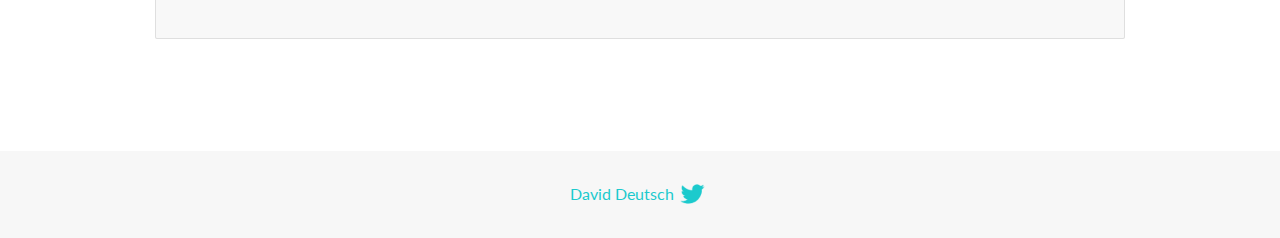
<file: docs/demos/basic.html>
<!DOCTYPE html>
<html lang="en">
  <head>

    <!-- head -->
    <meta charset="utf-8">
    <meta name="msapplication-tap-highlight" content="no" />
    <meta name="viewport" content="width=device-width, initial-scale=1.0" />
    <meta name="description" content="Basic usage demo">
    <meta name="author" content="David Deutsch">
    <title>
      Basic Demo | Owl Carousel | 2.3.4
    </title>

    <!-- Stylesheets -->
    <link href='https://fonts.googleapis.com/css?family=Lato:300,400,700,400italic,300italic' rel='stylesheet' type='text/css'>
    <link rel="stylesheet" href="../assets/css/docs.theme.min.css">

    <!-- Owl Stylesheets -->
    <link rel="stylesheet" href="../assets/owlcarousel/assets/owl.carousel.min.css">
    <link rel="stylesheet" href="../assets/owlcarousel/assets/owl.theme.default.min.css">

    <!-- HTML5 shim and Respond.js IE8 support of HTML5 elements and media queries -->

    <!--[if lt IE 9]>
      <script src="https://oss.maxcdn.com/libs/html5shiv/3.7.0/html5shiv.js"></script>
      <script src="https://oss.maxcdn.com/libs/respond.js/1.3.0/respond.min.js"></script>
    <![endif]-->

    <!-- Favicons -->
    <link rel="apple-touch-icon-precomposed" sizes="144x144" href="../assets/ico/apple-touch-icon-144-precomposed.png">
    <link rel="shortcut icon" href="../assets/ico/favicon.png">
    <link rel="shortcut icon" href="favicon.ico">

    <!-- Yeah i know js should not be in header. Its required for demos.-->

    <!-- javascript -->
    <script src="../assets/vendors/jquery.min.js"></script>
    <script src="../assets/owlcarousel/owl.carousel.js"></script>
  </head>
  <body>

    <!-- header -->
    <header class="header">
      <div class="row">
        <div class="large-12 columns">
          <div class="brand left">
            <h3>
              <a href="/OwlCarousel2/">owl.carousel.js</a> 
            </h3>
          </div>
          <a id="toggle-nav" class="right">
            <span></span> <span></span> <span></span> 
          </a> 
          <div class="nav-bar">
            <ul class="clearfix">
              <li> <a href="/OwlCarousel2/index.html">Home</a>  </li>
              <li class="active">
                <a href="/OwlCarousel2/demos/demos.html">Demos</a> 
              </li>
              <li> <a href="/OwlCarousel2/docs/started-welcome.html">Docs</a>  </li>
              <li>
                <a href="https://github.com/OwlCarousel2/OwlCarousel2/archive/2.3.4.zip">Download</a> 
                <span class="download"></span> 
              </li>
            </ul>
          </div>
        </div>
      </div>
    </header>

    <!-- title -->
    <section class="title">
      <div class="row">
        <div class="large-12 columns">
          <h1>Basic</h1>
        </div>
      </div>
    </section>

    <!--  Demos -->
    <section id="demos">
      <div class="row">
        <div class="large-12 columns">
          <div class="owl-carousel owl-theme">
            <div class="item">
              <h4>1</h4>
            </div>
            <div class="item">
              <h4>2</h4>
            </div>
            <div class="item">
              <h4>3</h4>
            </div>
            <div class="item">
              <h4>4</h4>
            </div>
            <div class="item">
              <h4>5</h4>
            </div>
            <div class="item">
              <h4>6</h4>
            </div>
            <div class="item">
              <h4>7</h4>
            </div>
            <div class="item">
              <h4>8</h4>
            </div>
            <div class="item">
              <h4>9</h4>
            </div>
            <div class="item">
              <h4>10</h4>
            </div>
            <div class="item">
              <h4>11</h4>
            </div>
            <div class="item">
              <h4>12</h4>
            </div>
          </div>
          <h3 id="overview">Overview</h3>
          <p>Basic usage of Owl Carousel. I used <code>loop:true</code> and <code>margin:10</code>. The structure works with any kind of DOM element. In all of my examples i used <code>&lt;div class=&quot;item&quot;&gt;...&lt;/div&gt;</code> but you could
            put any other element <code>div/span/a/img...</code></p>
          <h3 id="setup">Setup</h3>
          <pre><code>$(&#39;.owl-carousel&#39;).owlCarousel({
    loop:true,
    margin:10,
    nav:true,
    responsive:{
        0:{
            items:1
        },
        600:{
            items:3
        },
        1000:{
            items:5
        }
    }
})</code></pre>
          <h3 id="html">html</h3>
          <pre><code>&lt;div class=&quot;owl-carousel owl-theme&quot;&gt;
    &lt;div class=&quot;item&quot;&gt;&lt;h4&gt;1&lt;/h4&gt;&lt;/div&gt;
    &lt;div class=&quot;item&quot;&gt;&lt;h4&gt;2&lt;/h4&gt;&lt;/div&gt;
    &lt;div class=&quot;item&quot;&gt;&lt;h4&gt;3&lt;/h4&gt;&lt;/div&gt;
    &lt;div class=&quot;item&quot;&gt;&lt;h4&gt;4&lt;/h4&gt;&lt;/div&gt;
    &lt;div class=&quot;item&quot;&gt;&lt;h4&gt;5&lt;/h4&gt;&lt;/div&gt;
    &lt;div class=&quot;item&quot;&gt;&lt;h4&gt;6&lt;/h4&gt;&lt;/div&gt;
    &lt;div class=&quot;item&quot;&gt;&lt;h4&gt;7&lt;/h4&gt;&lt;/div&gt;
    &lt;div class=&quot;item&quot;&gt;&lt;h4&gt;8&lt;/h4&gt;&lt;/div&gt;
    &lt;div class=&quot;item&quot;&gt;&lt;h4&gt;9&lt;/h4&gt;&lt;/div&gt;
    &lt;div class=&quot;item&quot;&gt;&lt;h4&gt;10&lt;/h4&gt;&lt;/div&gt;
    &lt;div class=&quot;item&quot;&gt;&lt;h4&gt;11&lt;/h4&gt;&lt;/div&gt;
    &lt;div class=&quot;item&quot;&gt;&lt;h4&gt;12&lt;/h4&gt;&lt;/div&gt;
&lt;/div&gt;</code></pre>
          <script>
            $(document).ready(function() {
              var owl = $('.owl-carousel');
              owl.owlCarousel({
                margin: 10,
                nav: true,
                loop: true,
                responsive: {
                  0: {
                    items: 1
                  },
                  600: {
                    items: 3
                  },
                  1000: {
                    items: 5
                  }
                }
              })
            })
          </script>
        </div>
      </div>
    </section>

    <!-- footer -->
    <footer class="footer">
      <div class="row">
        <div class="large-12 columns">
          <h5>
            <a href="/OwlCarousel2/docs/support-contact.html">David Deutsch</a> 
            <a id="custom-tweet-button" href="https://twitter.com/share?url=https://github.com/OwlCarousel2/OwlCarousel2&text=Owl Carousel - This is so awesome! " target="_blank"></a> 
          </h5>
        </div>
      </div>
    </footer>

    <!-- vendors -->
    <script src="../assets/vendors/highlight.js"></script>
    <script src="../assets/js/app.js"></script>
  </body>
</html>
</file>
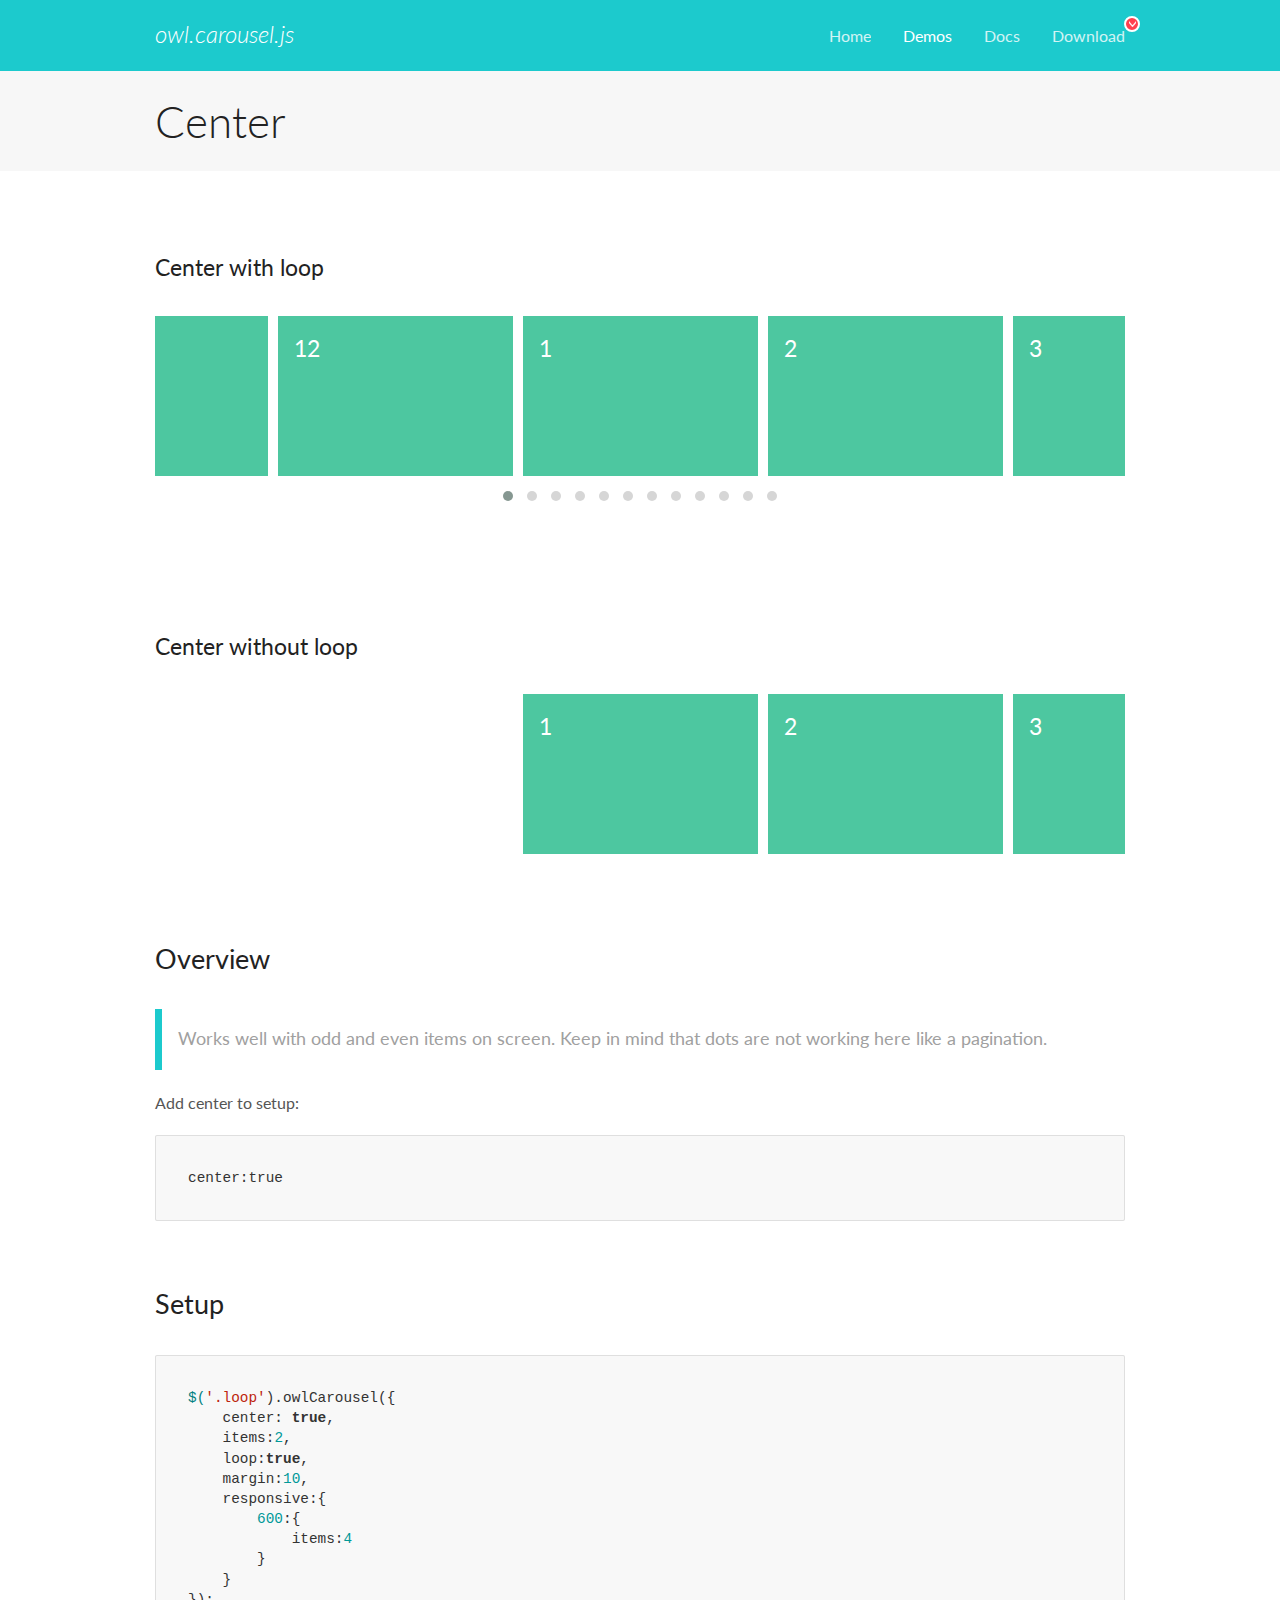
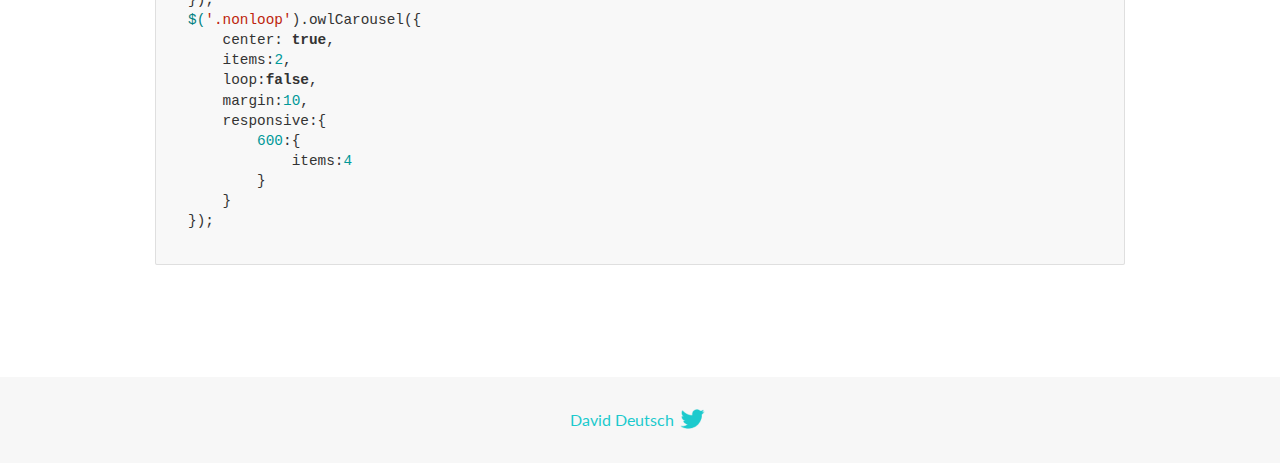
<file: docs/demos/center.html>
<!DOCTYPE html>
<html lang="en">
  <head>

    <!-- head -->
    <meta charset="utf-8">
    <meta name="msapplication-tap-highlight" content="no" />
    <meta name="viewport" content="width=device-width, initial-scale=1.0" />
    <meta name="description" content="Center carousel">
    <meta name="author" content="David Deutsch">
    <title>
      Center Demo | Owl Carousel | 2.3.4
    </title>

    <!-- Stylesheets -->
    <link href='https://fonts.googleapis.com/css?family=Lato:300,400,700,400italic,300italic' rel='stylesheet' type='text/css'>
    <link rel="stylesheet" href="../assets/css/docs.theme.min.css">

    <!-- Owl Stylesheets -->
    <link rel="stylesheet" href="../assets/owlcarousel/assets/owl.carousel.min.css">
    <link rel="stylesheet" href="../assets/owlcarousel/assets/owl.theme.default.min.css">

    <!-- HTML5 shim and Respond.js IE8 support of HTML5 elements and media queries -->

    <!--[if lt IE 9]>
      <script src="https://oss.maxcdn.com/libs/html5shiv/3.7.0/html5shiv.js"></script>
      <script src="https://oss.maxcdn.com/libs/respond.js/1.3.0/respond.min.js"></script>
    <![endif]-->

    <!-- Favicons -->
    <link rel="apple-touch-icon-precomposed" sizes="144x144" href="../assets/ico/apple-touch-icon-144-precomposed.png">
    <link rel="shortcut icon" href="../assets/ico/favicon.png">
    <link rel="shortcut icon" href="favicon.ico">

    <!-- Yeah i know js should not be in header. Its required for demos.-->

    <!-- javascript -->
    <script src="../assets/vendors/jquery.min.js"></script>
    <script src="../assets/owlcarousel/owl.carousel.js"></script>
  </head>
  <body>

    <!-- header -->
    <header class="header">
      <div class="row">
        <div class="large-12 columns">
          <div class="brand left">
            <h3>
              <a href="/OwlCarousel2/">owl.carousel.js</a> 
            </h3>
          </div>
          <a id="toggle-nav" class="right">
            <span></span> <span></span> <span></span> 
          </a> 
          <div class="nav-bar">
            <ul class="clearfix">
              <li> <a href="/OwlCarousel2/index.html">Home</a>  </li>
              <li class="active">
                <a href="/OwlCarousel2/demos/demos.html">Demos</a> 
              </li>
              <li> <a href="/OwlCarousel2/docs/started-welcome.html">Docs</a>  </li>
              <li>
                <a href="https://github.com/OwlCarousel2/OwlCarousel2/archive/2.3.4.zip">Download</a> 
                <span class="download"></span> 
              </li>
            </ul>
          </div>
        </div>
      </div>
    </header>

    <!-- title -->
    <section class="title">
      <div class="row">
        <div class="large-12 columns">
          <h1>Center</h1>
        </div>
      </div>
    </section>

    <!--  Demos -->
    <section id="demos">
      <div class="row">
        <div class="large-12 columns">
          <h4 id="center-with-loop">Center with loop</h4>
          <div class="loop owl-carousel owl-theme">
            <div class="item">
              <h4>1</h4>
            </div>
            <div class="item">
              <h4>2</h4>
            </div>
            <div class="item">
              <h4>3</h4>
            </div>
            <div class="item">
              <h4>4</h4>
            </div>
            <div class="item">
              <h4>5</h4>
            </div>
            <div class="item">
              <h4>6</h4>
            </div>
            <div class="item">
              <h4>7</h4>
            </div>
            <div class="item">
              <h4>8</h4>
            </div>
            <div class="item">
              <h4>9</h4>
            </div>
            <div class="item">
              <h4>10</h4>
            </div>
            <div class="item">
              <h4>11</h4>
            </div>
            <div class="item">
              <h4>12</h4>
            </div>
          </div>
          <br>
          <h4 id="center-without-loop">Center without loop</h4>
          <div class="nonloop owl-carousel">
            <div class="item">
              <h4>1</h4>
            </div>
            <div class="item">
              <h4>2</h4>
            </div>
            <div class="item">
              <h4>3</h4>
            </div>
            <div class="item">
              <h4>4</h4>
            </div>
            <div class="item">
              <h4>5</h4>
            </div>
            <div class="item">
              <h4>6</h4>
            </div>
            <div class="item">
              <h4>7</h4>
            </div>
            <div class="item">
              <h4>8</h4>
            </div>
            <div class="item">
              <h4>9</h4>
            </div>
            <div class="item">
              <h4>10</h4>
            </div>
            <div class="item">
              <h4>11</h4>
            </div>
            <div class="item">
              <h4>12</h4>
            </div>
          </div>
          <h3 id="overview">Overview</h3>
          <blockquote>
            <p>Works well with odd and even items on screen. Keep in mind that dots are not working here like a pagination.</p>
          </blockquote>
          <p>Add center to setup:</p>
          <pre><code>center:true</code></pre>
          <h3 id="setup">Setup</h3>
          <pre><code>$(&#39;.loop&#39;).owlCarousel({
    center: true,
    items:2,
    loop:true,
    margin:10,
    responsive:{
        600:{
            items:4
        }
    }
});
$(&#39;.nonloop&#39;).owlCarousel({
    center: true,
    items:2,
    loop:false,
    margin:10,
    responsive:{
        600:{
            items:4
        }
    }
});</code></pre>
          <script>
            jQuery(document).ready(function($) {
              $('.loop').owlCarousel({
                center: true,
                items: 2,
                loop: true,
                margin: 10,
                responsive: {
                  600: {
                    items: 4
                  }
                }
              });
              $('.nonloop').owlCarousel({
                center: true,
                items: 2,
                loop: false,
                margin: 10,
                responsive: {
                  600: {
                    items: 4
                  }
                }
              });
            });
          </script>
        </div>
      </div>
    </section>

    <!-- footer -->
    <footer class="footer">
      <div class="row">
        <div class="large-12 columns">
          <h5>
            <a href="/OwlCarousel2/docs/support-contact.html">David Deutsch</a> 
            <a id="custom-tweet-button" href="https://twitter.com/share?url=https://github.com/OwlCarousel2/OwlCarousel2&text=Owl Carousel - This is so awesome! " target="_blank"></a> 
          </h5>
        </div>
      </div>
    </footer>

    <!-- vendors -->
    <script src="../assets/vendors/highlight.js"></script>
    <script src="../assets/js/app.js"></script>
  </body>
</html>
</file>
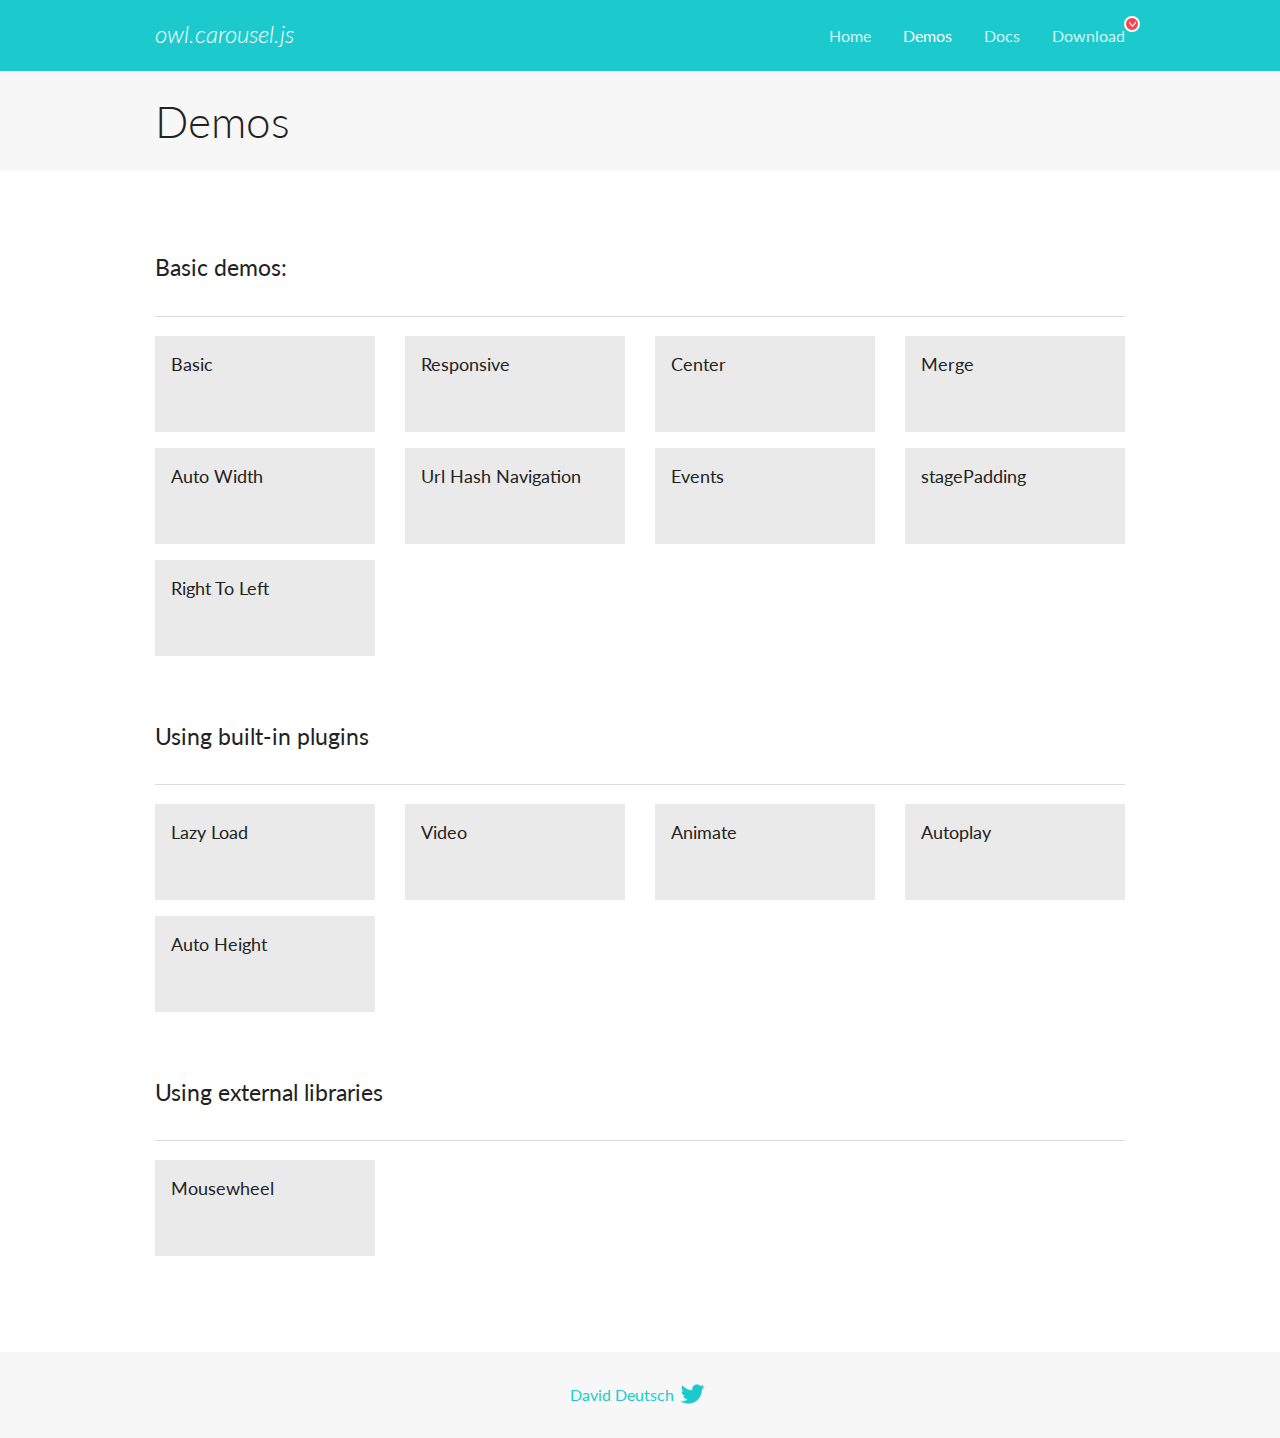
<file: docs/demos/demos.html>
<!DOCTYPE html>
<html lang="en">
  <head>

    <!-- head -->
    <meta charset="utf-8">
    <meta name="msapplication-tap-highlight" content="no" />
    <meta name="viewport" content="width=device-width, initial-scale=1.0" />
    <meta name="description" content="A list of Owl Carousel examples.">
    <meta name="author" content="David Deutsch">
    <title>
      Demos | Owl Carousel | 2.3.4
    </title>

    <!-- Stylesheets -->
    <link href='https://fonts.googleapis.com/css?family=Lato:300,400,700,400italic,300italic' rel='stylesheet' type='text/css'>
    <link rel="stylesheet" href="../assets/css/docs.theme.min.css">

    <!-- Owl Stylesheets -->
    <link rel="stylesheet" href="../assets/owlcarousel/assets/owl.carousel.min.css">
    <link rel="stylesheet" href="../assets/owlcarousel/assets/owl.theme.default.min.css">

    <!-- HTML5 shim and Respond.js IE8 support of HTML5 elements and media queries -->

    <!--[if lt IE 9]>
      <script src="https://oss.maxcdn.com/libs/html5shiv/3.7.0/html5shiv.js"></script>
      <script src="https://oss.maxcdn.com/libs/respond.js/1.3.0/respond.min.js"></script>
    <![endif]-->

    <!-- Favicons -->
    <link rel="apple-touch-icon-precomposed" sizes="144x144" href="../assets/ico/apple-touch-icon-144-precomposed.png">
    <link rel="shortcut icon" href="../assets/ico/favicon.png">
    <link rel="shortcut icon" href="favicon.ico">

    <!-- Yeah i know js should not be in header. Its required for demos.-->

    <!-- javascript -->
    <script src="../assets/vendors/jquery.min.js"></script>
    <script src="../assets/owlcarousel/owl.carousel.js"></script>
  </head>
  <body>

    <!-- header -->
    <header class="header">
      <div class="row">
        <div class="large-12 columns">
          <div class="brand left">
            <h3>
              <a href="/OwlCarousel2/">owl.carousel.js</a> 
            </h3>
          </div>
          <a id="toggle-nav" class="right">
            <span></span> <span></span> <span></span> 
          </a> 
          <div class="nav-bar">
            <ul class="clearfix">
              <li> <a href="/OwlCarousel2/index.html">Home</a>  </li>
              <li class="active">
                <a href="/OwlCarousel2/demos/demos.html">Demos</a> 
              </li>
              <li> <a href="/OwlCarousel2/docs/started-welcome.html">Docs</a>  </li>
              <li>
                <a href="https://github.com/OwlCarousel2/OwlCarousel2/archive/2.3.4.zip">Download</a> 
                <span class="download"></span> 
              </li>
            </ul>
          </div>
        </div>
      </div>
    </header>

    <!-- title -->
    <section class="title">
      <div class="row">
        <div class="large-12 columns">
          <h1>Demos</h1>
        </div>
      </div>
    </section>

    <!--  Demos -->
    <section id="demos">
      <div class="row">
        <div class="large-12 columns">
          <h4 id="basic-demos-">Basic demos:</h4>
          <hr>
          <div class="demo-list">
            <div class="row">
              <div class="small-6 medium-4 large-3 columns">
                <a href="basic.html" class="demo-block">
                  <h5>Basic </h5>
                </a> 
              </div>
              <div class="small-6 medium-4 large-3 columns">
                <a href="responsive.html" class="demo-block">
                  <h5>Responsive </h5>
                </a> 
              </div>
              <div class="small-6 medium-4 large-3 columns">
                <a href="center.html" class="demo-block">
                  <h5>Center </h5>
                </a> 
              </div>
              <div class="small-6 medium-4 large-3 columns">
                <a href="merge.html" class="demo-block">
                  <h5>Merge </h5>
                </a> 
              </div>
              <div class="small-6 medium-4 large-3 columns">
                <a href="autowidth.html" class="demo-block">
                  <h5>Auto Width </h5>
                </a> 
              </div>
              <div class="small-6 medium-4 large-3 columns">
                <a href="urlhashnav.html" class="demo-block">
                  <h5>Url Hash Navigation </h5>
                </a> 
              </div>
              <div class="small-6 medium-4 large-3 columns">
                <a href="events.html" class="demo-block">
                  <h5>Events </h5>
                </a> 
              </div>
              <div class="small-6 medium-4 large-3 columns">
                <a href="stagepadding.html" class="demo-block">
                  <h5>stagePadding </h5>
                </a> 
              </div>
              <div class="small-6 medium-4 large-3 columns">
                <a href="rtl.html" class="demo-block">
                  <h5>Right To Left </h5>
                </a> 
              </div>
            </div>
          </div>
          <h4 id="using-built-in-plugins">Using built-in plugins</h4>
          <hr>
          <div class="demo-list">
            <div class="row">
              <div class="small-6 medium-4 large-3 columns">
                <a href="lazyLoad.html" class="demo-block">
                  <h5>Lazy Load </h5>
                </a> 
              </div>
              <div class="small-6 medium-4 large-3 columns">
                <a href="video.html" class="demo-block">
                  <h5>Video </h5>
                </a> 
              </div>
              <div class="small-6 medium-4 large-3 columns">
                <a href="animate.html" class="demo-block">
                  <h5>Animate </h5>
                </a> 
              </div>
              <div class="small-6 medium-4 large-3 columns">
                <a href="autoplay.html" class="demo-block">
                  <h5>Autoplay </h5>
                </a> 
              </div>
              <div class="small-6 medium-4 large-3 columns">
                <a href="autoheight.html" class="demo-block">
                  <h5>Auto Height </h5>
                </a> 
              </div>
            </div>
          </div>
          <h4 id="using-external-libraries">Using external libraries</h4>
          <hr>
          <div class="demo-list">
            <div class="row">
              <div class="small-6 medium-4 large-3 columns">
                <a href="mousewheel.html" class="demo-block">
                  <h5>Mousewheel </h5>
                </a> 
              </div>
            </div>
          </div>
        </div>
      </div>
    </section>

    <!-- footer -->
    <footer class="footer">
      <div class="row">
        <div class="large-12 columns">
          <h5>
            <a href="/OwlCarousel2/docs/support-contact.html">David Deutsch</a> 
            <a id="custom-tweet-button" href="https://twitter.com/share?url=https://github.com/OwlCarousel2/OwlCarousel2&text=Owl Carousel - This is so awesome! " target="_blank"></a> 
          </h5>
        </div>
      </div>
    </footer>

    <!-- vendors -->
    <script src="../assets/vendors/highlight.js"></script>
    <script src="../assets/js/app.js"></script>
  </body>
</html>
</file>
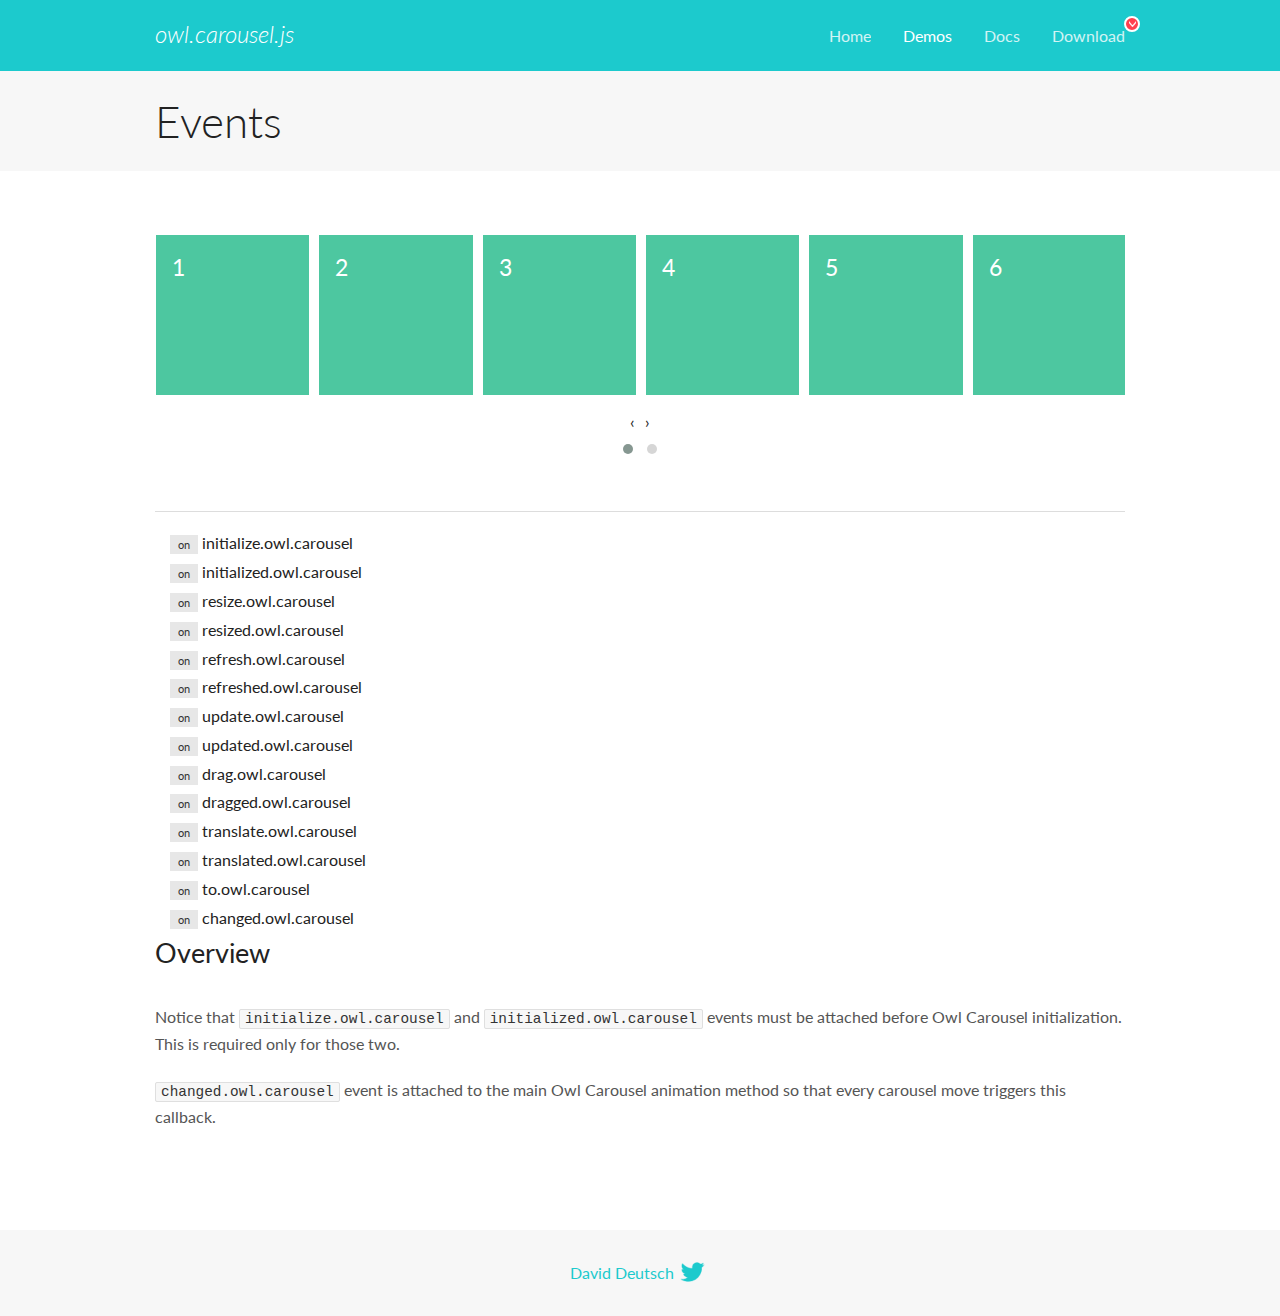
<file: docs/demos/events.html>
<!DOCTYPE html>
<html lang="en">
  <head>

    <!-- head -->
    <meta charset="utf-8">
    <meta name="msapplication-tap-highlight" content="no" />
    <meta name="viewport" content="width=device-width, initial-scale=1.0" />
    <meta name="description" content="Events usage demo">
    <meta name="author" content="David Deutsch">
    <title>
      Events Demo | Owl Carousel | 2.3.4
    </title>

    <!-- Stylesheets -->
    <link href='https://fonts.googleapis.com/css?family=Lato:300,400,700,400italic,300italic' rel='stylesheet' type='text/css'>
    <link rel="stylesheet" href="../assets/css/docs.theme.min.css">

    <!-- Owl Stylesheets -->
    <link rel="stylesheet" href="../assets/owlcarousel/assets/owl.carousel.min.css">
    <link rel="stylesheet" href="../assets/owlcarousel/assets/owl.theme.default.min.css">

    <!-- HTML5 shim and Respond.js IE8 support of HTML5 elements and media queries -->

    <!--[if lt IE 9]>
      <script src="https://oss.maxcdn.com/libs/html5shiv/3.7.0/html5shiv.js"></script>
      <script src="https://oss.maxcdn.com/libs/respond.js/1.3.0/respond.min.js"></script>
    <![endif]-->

    <!-- Favicons -->
    <link rel="apple-touch-icon-precomposed" sizes="144x144" href="../assets/ico/apple-touch-icon-144-precomposed.png">
    <link rel="shortcut icon" href="../assets/ico/favicon.png">
    <link rel="shortcut icon" href="favicon.ico">

    <!-- Yeah i know js should not be in header. Its required for demos.-->

    <!-- javascript -->
    <script src="../assets/vendors/jquery.min.js"></script>
    <script src="../assets/owlcarousel/owl.carousel.js"></script>
  </head>
  <body>

    <!-- header -->
    <header class="header">
      <div class="row">
        <div class="large-12 columns">
          <div class="brand left">
            <h3>
              <a href="/OwlCarousel2/">owl.carousel.js</a> 
            </h3>
          </div>
          <a id="toggle-nav" class="right">
            <span></span> <span></span> <span></span> 
          </a> 
          <div class="nav-bar">
            <ul class="clearfix">
              <li> <a href="/OwlCarousel2/index.html">Home</a>  </li>
              <li class="active">
                <a href="/OwlCarousel2/demos/demos.html">Demos</a> 
              </li>
              <li> <a href="/OwlCarousel2/docs/started-welcome.html">Docs</a>  </li>
              <li>
                <a href="https://github.com/OwlCarousel2/OwlCarousel2/archive/2.3.4.zip">Download</a> 
                <span class="download"></span> 
              </li>
            </ul>
          </div>
        </div>
      </div>
    </header>

    <!-- title -->
    <section class="title">
      <div class="row">
        <div class="large-12 columns">
          <h1>Events</h1>
        </div>
      </div>
    </section>

    <!--  Demos -->
    <section id="demos">
      <div class="row">
        <div class="large-12 columns">
          <div class="owl-carousel owl-theme">
            <div class="item">
              <h4>1</h4>
            </div>
            <div class="item">
              <h4>2</h4>
            </div>
            <div class="item">
              <h4>3</h4>
            </div>
            <div class="item">
              <h4>4</h4>
            </div>
            <div class="item">
              <h4>5</h4>
            </div>
            <div class="item">
              <h4>6</h4>
            </div>
            <div class="item">
              <h4>7</h4>
            </div>
            <div class="item">
              <h4>8</h4>
            </div>
            <div class="item">
              <h4>9</h4>
            </div>
            <div class="item">
              <h4>10</h4>
            </div>
            <div class="item">
              <h4>11</h4>
            </div>
            <div class="item">
              <h4>12</h4>
            </div>
          </div>
          <hr>
          <div class="large-12 columns callbacks">
            <div><span class="label secondary initialize">on</span>  initialize.owl.carousel </div>
            <div><span class="label secondary initialized">on</span>  initialized.owl.carousel </div>
            <div><span class="label secondary resize">on</span>  resize.owl.carousel </div>
            <div><span class="label secondary resized">on</span>  resized.owl.carousel </div>
            <div><span class="label secondary refresh">on</span>  refresh.owl.carousel </div>
            <div><span class="label secondary refreshed">on</span>  refreshed.owl.carousel </div>
            <div><span class="label secondary update">on</span>  update.owl.carousel </div>
            <div><span class="label secondary updated">on</span>  updated.owl.carousel </div>
            <div><span class="label secondary drag">on</span>  drag.owl.carousel </div>
            <div><span class="label secondary dragged">on</span>  dragged.owl.carousel </div>
            <div><span class="label secondary translate">on</span>  translate.owl.carousel </div>
            <div><span class="label secondary translated">on</span>  translated.owl.carousel </div>
            <div><span class="label secondary to">on</span>  to.owl.carousel </div>
            <div><span class="label secondary changed">on</span>  changed.owl.carousel </div>
          </div>
          <h3 id="overview">Overview</h3>
          <p>Notice that <code>initialize.owl.carousel</code> and <code>initialized.owl.carousel</code> events must be attached before Owl Carousel initialization. This is required only for those two.</p>
          <p><code>changed.owl.carousel</code> event is attached to the main Owl Carousel animation method so that every carousel move triggers this callback.</p>
          <script>
            jQuery(document).ready(function($) {
              var owl = $('.owl-carousel');
              owl.on('initialize.owl.carousel initialized.owl.carousel ' +
                'initialize.owl.carousel initialize.owl.carousel ' +
                'resize.owl.carousel resized.owl.carousel ' +
                'refresh.owl.carousel refreshed.owl.carousel ' +
                'update.owl.carousel updated.owl.carousel ' +
                'drag.owl.carousel dragged.owl.carousel ' +
                'translate.owl.carousel translated.owl.carousel ' +
                'to.owl.carousel changed.owl.carousel',
                function(e) {
                  $('.' + e.type)
                    .removeClass('secondary')
                    .addClass('success');
                  window.setTimeout(function() {
                    $('.' + e.type)
                      .removeClass('success')
                      .addClass('secondary');
                  }, 500);
                });
              owl.owlCarousel({
                loop: true,
                nav: true,
                lazyLoad: true,
                margin: 10,
                video: true,
                responsive: {
                  0: {
                    items: 1
                  },
                  600: {
                    items: 3
                  },
                  960: {
                    items: 5,
                  },
                  1200: {
                    items: 6
                  }
                }
              });
            });
          </script>
        </div>
      </div>
    </section>

    <!-- footer -->
    <footer class="footer">
      <div class="row">
        <div class="large-12 columns">
          <h5>
            <a href="/OwlCarousel2/docs/support-contact.html">David Deutsch</a> 
            <a id="custom-tweet-button" href="https://twitter.com/share?url=https://github.com/OwlCarousel2/OwlCarousel2&text=Owl Carousel - This is so awesome! " target="_blank"></a> 
          </h5>
        </div>
      </div>
    </footer>

    <!-- vendors -->
    <script src="../assets/vendors/highlight.js"></script>
    <script src="../assets/js/app.js"></script>
  </body>
</html>
</file>
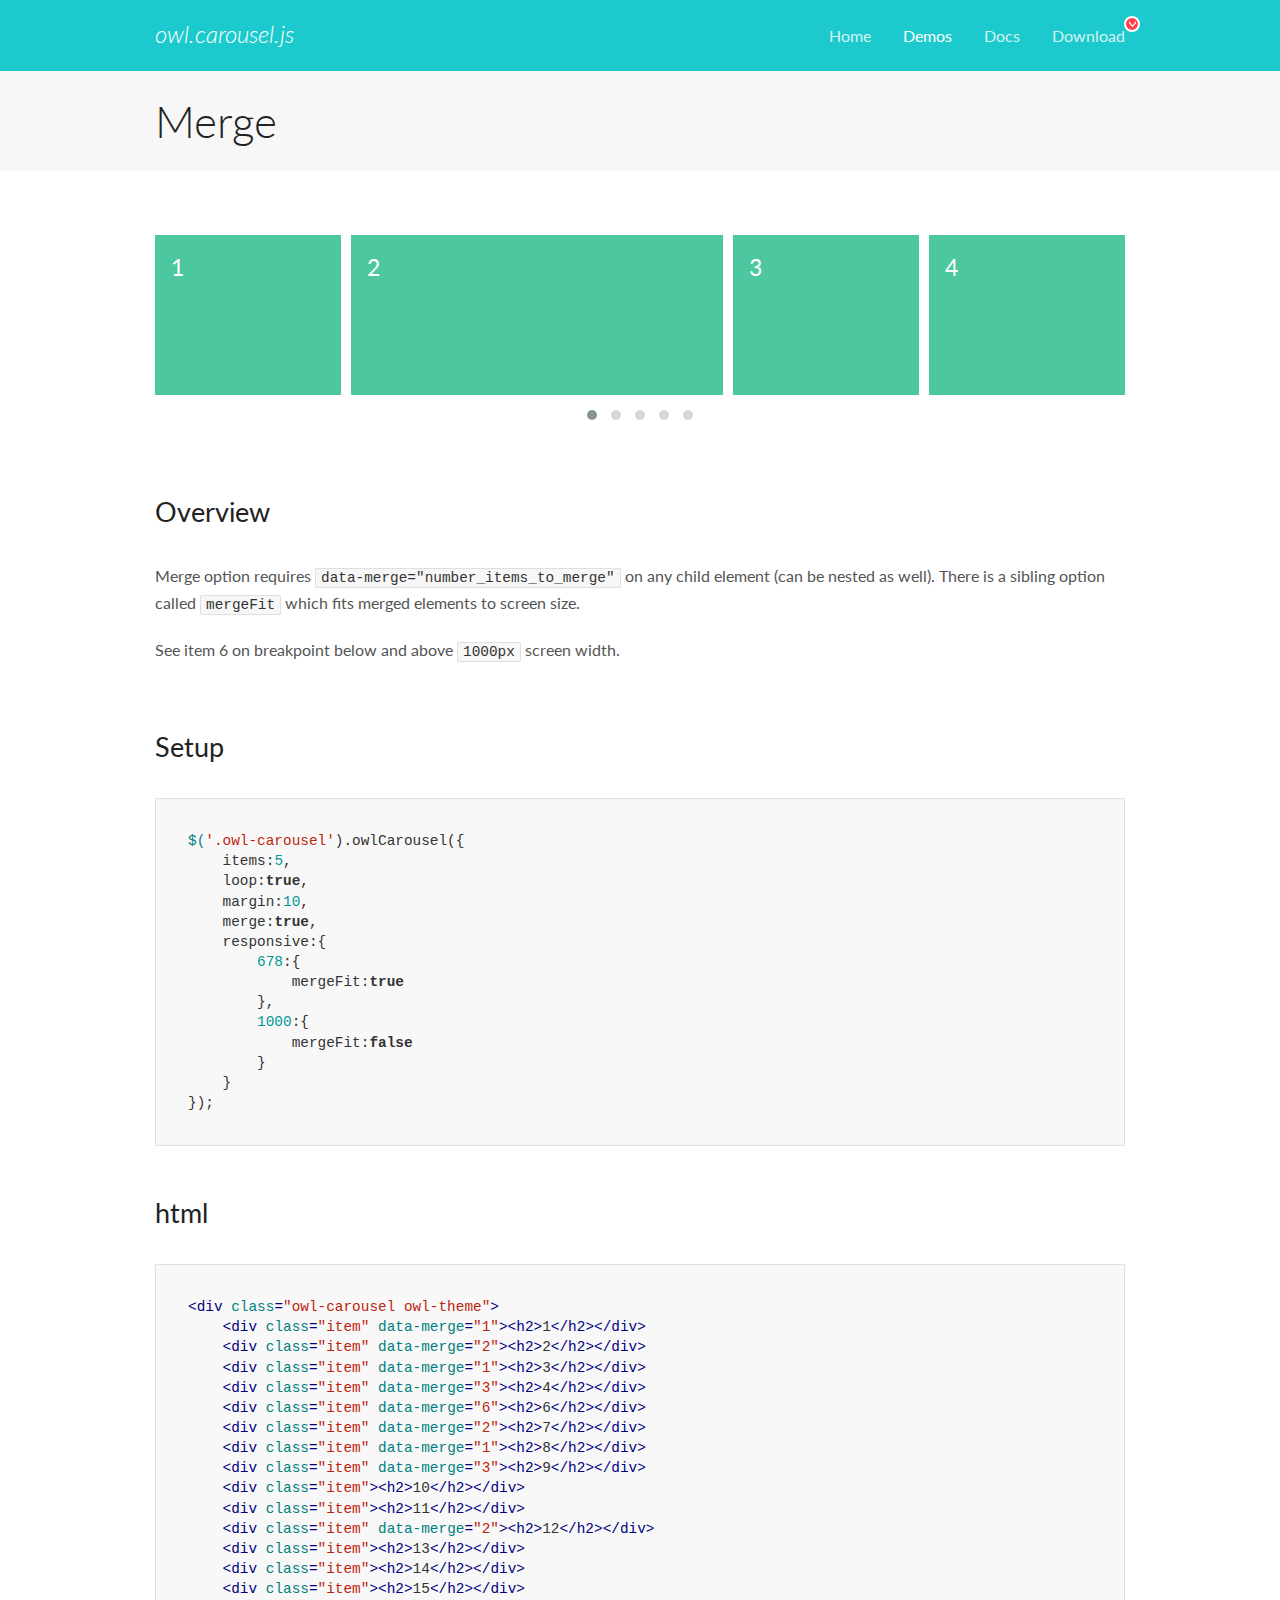
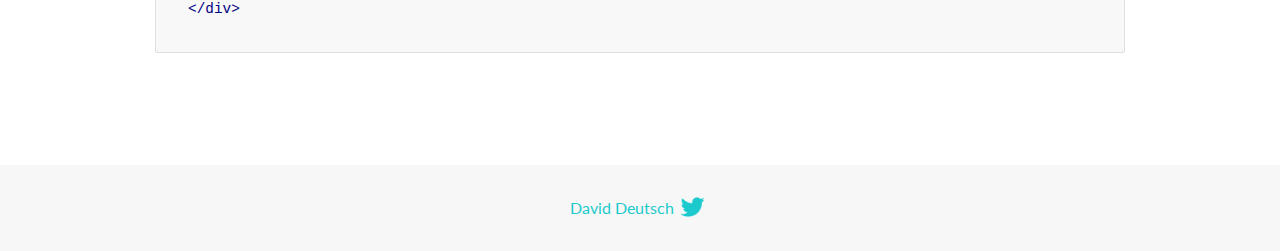
<file: docs/demos/merge.html>
<!DOCTYPE html>
<html lang="en">
  <head>

    <!-- head -->
    <meta charset="utf-8">
    <meta name="msapplication-tap-highlight" content="no" />
    <meta name="viewport" content="width=device-width, initial-scale=1.0" />
    <meta name="description" content="Merge Items">
    <meta name="author" content="David Deutsch">
    <title>
      Merge Demo | Owl Carousel | 2.3.4
    </title>

    <!-- Stylesheets -->
    <link href='https://fonts.googleapis.com/css?family=Lato:300,400,700,400italic,300italic' rel='stylesheet' type='text/css'>
    <link rel="stylesheet" href="../assets/css/docs.theme.min.css">

    <!-- Owl Stylesheets -->
    <link rel="stylesheet" href="../assets/owlcarousel/assets/owl.carousel.min.css">
    <link rel="stylesheet" href="../assets/owlcarousel/assets/owl.theme.default.min.css">

    <!-- HTML5 shim and Respond.js IE8 support of HTML5 elements and media queries -->

    <!--[if lt IE 9]>
      <script src="https://oss.maxcdn.com/libs/html5shiv/3.7.0/html5shiv.js"></script>
      <script src="https://oss.maxcdn.com/libs/respond.js/1.3.0/respond.min.js"></script>
    <![endif]-->

    <!-- Favicons -->
    <link rel="apple-touch-icon-precomposed" sizes="144x144" href="../assets/ico/apple-touch-icon-144-precomposed.png">
    <link rel="shortcut icon" href="../assets/ico/favicon.png">
    <link rel="shortcut icon" href="favicon.ico">

    <!-- Yeah i know js should not be in header. Its required for demos.-->

    <!-- javascript -->
    <script src="../assets/vendors/jquery.min.js"></script>
    <script src="../assets/owlcarousel/owl.carousel.js"></script>
  </head>
  <body>

    <!-- header -->
    <header class="header">
      <div class="row">
        <div class="large-12 columns">
          <div class="brand left">
            <h3>
              <a href="/OwlCarousel2/">owl.carousel.js</a> 
            </h3>
          </div>
          <a id="toggle-nav" class="right">
            <span></span> <span></span> <span></span> 
          </a> 
          <div class="nav-bar">
            <ul class="clearfix">
              <li> <a href="/OwlCarousel2/index.html">Home</a>  </li>
              <li class="active">
                <a href="/OwlCarousel2/demos/demos.html">Demos</a> 
              </li>
              <li> <a href="/OwlCarousel2/docs/started-welcome.html">Docs</a>  </li>
              <li>
                <a href="https://github.com/OwlCarousel2/OwlCarousel2/archive/2.3.4.zip">Download</a> 
                <span class="download"></span> 
              </li>
            </ul>
          </div>
        </div>
      </div>
    </header>

    <!-- title -->
    <section class="title">
      <div class="row">
        <div class="large-12 columns">
          <h1>Merge</h1>
        </div>
      </div>
    </section>

    <!--  Demos -->
    <section id="demos">
      <div class="row">
        <div class="large-12 columns">
          <div class="owl-carousel owl-theme">
            <div class="item" data-merge="1">
              <h4>1</h4>
            </div>
            <div class="item" data-merge="2">
              <h4>2</h4>
            </div>
            <div class="item" data-merge="1">
              <h4>3</h4>
            </div>
            <div class="item" data-merge="3">
              <h4>4</h4>
            </div>
            <div class="item" data-merge="6">
              <h4>6</h4>
            </div>
            <div class="item" data-merge="2">
              <h4>7</h4>
            </div>
            <div class="item" data-merge="1">
              <h4>8</h4>
            </div>
            <div class="item" data-merge="3">
              <h4>9</h4>
            </div>
            <div class="item">
              <h4>10</h4>
            </div>
            <div class="item">
              <h4>11</h4>
            </div>
            <div class="item" data-merge="2">
              <h4>12</h4>
            </div>
            <div class="item">
              <h4>13</h4>
            </div>
            <div class="item">
              <h4>14</h4>
            </div>
            <div class="item">
              <h4>15</h4>
            </div>
          </div>
          <h3 id="overview">Overview</h3>
          <p>Merge option requires <code>data-merge=&quot;number_items_to_merge&quot;</code> on any child element (can be nested as well). There is a sibling option called <code>mergeFit</code> which fits merged elements to screen size. </p>
          <p>See item 6 on breakpoint below and above <code>1000px</code> screen width.</p>
          <h3 id="setup">Setup</h3>
          <pre><code>$(&#39;.owl-carousel&#39;).owlCarousel({
    items:5,
    loop:true,
    margin:10,
    merge:true,
    responsive:{
        678:{
            mergeFit:true
        },
        1000:{
            mergeFit:false
        }
    }
});</code></pre>
          <h3 id="html">html</h3>
          <pre><code>&lt;div class=&quot;owl-carousel owl-theme&quot;&gt;
    &lt;div class=&quot;item&quot; data-merge=&quot;1&quot;&gt;&lt;h2&gt;1&lt;/h2&gt;&lt;/div&gt;
    &lt;div class=&quot;item&quot; data-merge=&quot;2&quot;&gt;&lt;h2&gt;2&lt;/h2&gt;&lt;/div&gt;
    &lt;div class=&quot;item&quot; data-merge=&quot;1&quot;&gt;&lt;h2&gt;3&lt;/h2&gt;&lt;/div&gt;
    &lt;div class=&quot;item&quot; data-merge=&quot;3&quot;&gt;&lt;h2&gt;4&lt;/h2&gt;&lt;/div&gt;
    &lt;div class=&quot;item&quot; data-merge=&quot;6&quot;&gt;&lt;h2&gt;6&lt;/h2&gt;&lt;/div&gt;
    &lt;div class=&quot;item&quot; data-merge=&quot;2&quot;&gt;&lt;h2&gt;7&lt;/h2&gt;&lt;/div&gt;
    &lt;div class=&quot;item&quot; data-merge=&quot;1&quot;&gt;&lt;h2&gt;8&lt;/h2&gt;&lt;/div&gt;
    &lt;div class=&quot;item&quot; data-merge=&quot;3&quot;&gt;&lt;h2&gt;9&lt;/h2&gt;&lt;/div&gt;
    &lt;div class=&quot;item&quot;&gt;&lt;h2&gt;10&lt;/h2&gt;&lt;/div&gt;
    &lt;div class=&quot;item&quot;&gt;&lt;h2&gt;11&lt;/h2&gt;&lt;/div&gt;
    &lt;div class=&quot;item&quot; data-merge=&quot;2&quot;&gt;&lt;h2&gt;12&lt;/h2&gt;&lt;/div&gt;
    &lt;div class=&quot;item&quot;&gt;&lt;h2&gt;13&lt;/h2&gt;&lt;/div&gt;
    &lt;div class=&quot;item&quot;&gt;&lt;h2&gt;14&lt;/h2&gt;&lt;/div&gt;
    &lt;div class=&quot;item&quot;&gt;&lt;h2&gt;15&lt;/h2&gt;&lt;/div&gt;
&lt;/div&gt;</code></pre>
          <script>
            $(document).ready(function() {
              $('.owl-carousel').owlCarousel({
                items: 5,
                loop: true,
                margin: 10,
                merge: true,
                responsive: {
                  678: {
                    mergeFit: true
                  },
                  1000: {
                    mergeFit: false
                  }
                }
              });
            })
          </script>
        </div>
      </div>
    </section>

    <!-- footer -->
    <footer class="footer">
      <div class="row">
        <div class="large-12 columns">
          <h5>
            <a href="/OwlCarousel2/docs/support-contact.html">David Deutsch</a> 
            <a id="custom-tweet-button" href="https://twitter.com/share?url=https://github.com/OwlCarousel2/OwlCarousel2&text=Owl Carousel - This is so awesome! " target="_blank"></a> 
          </h5>
        </div>
      </div>
    </footer>

    <!-- vendors -->
    <script src="../assets/vendors/highlight.js"></script>
    <script src="../assets/js/app.js"></script>
  </body>
</html>
</file>
